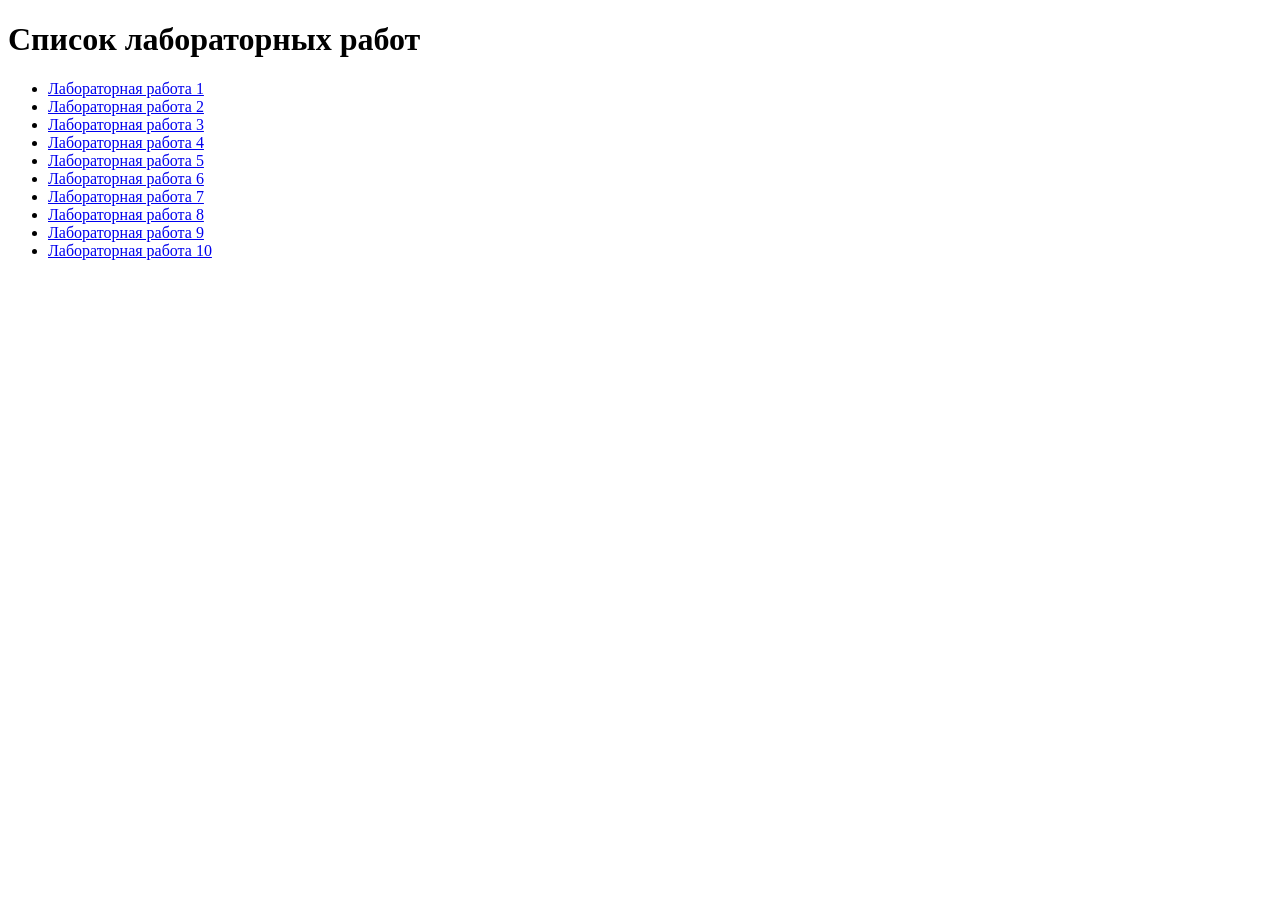
<file: index.html>
<!DOCTYPE html>
<html lang="ru">
<head>
    <meta charset="UTF-8">
    <title>Лабораторные работы</title>
</head>
<body>
    <h1>Список лабораторных работ</h1>
    <ul>
        <li><a href="lab1/index.html">Лабораторная работа 1</a></li>
        <li><a href="lab2/index.html">Лабораторная работа 2</a></li>
        <li><a href="lab3/index.html">Лабораторная работа 3</a></li>
        <li><a href="lab4/index.html">Лабораторная работа 4</a></li>
        <li><a href="lab5/index.html">Лабораторная работа 5</a></li>
        <li><a href="lab6/index.html">Лабораторная работа 6</a></li>
        <li><a href="lab7/index.html">Лабораторная работа 7</a></li>
        <li><a href="lab8/index.html">Лабораторная работа 8</a></li>
        <li><a href="lab9/index.html">Лабораторная работа 9</a></li>
        <li><a href="lab10/index.html">Лабораторная работа 10</a></li>
    </ul>
</body>
</html>
</file>
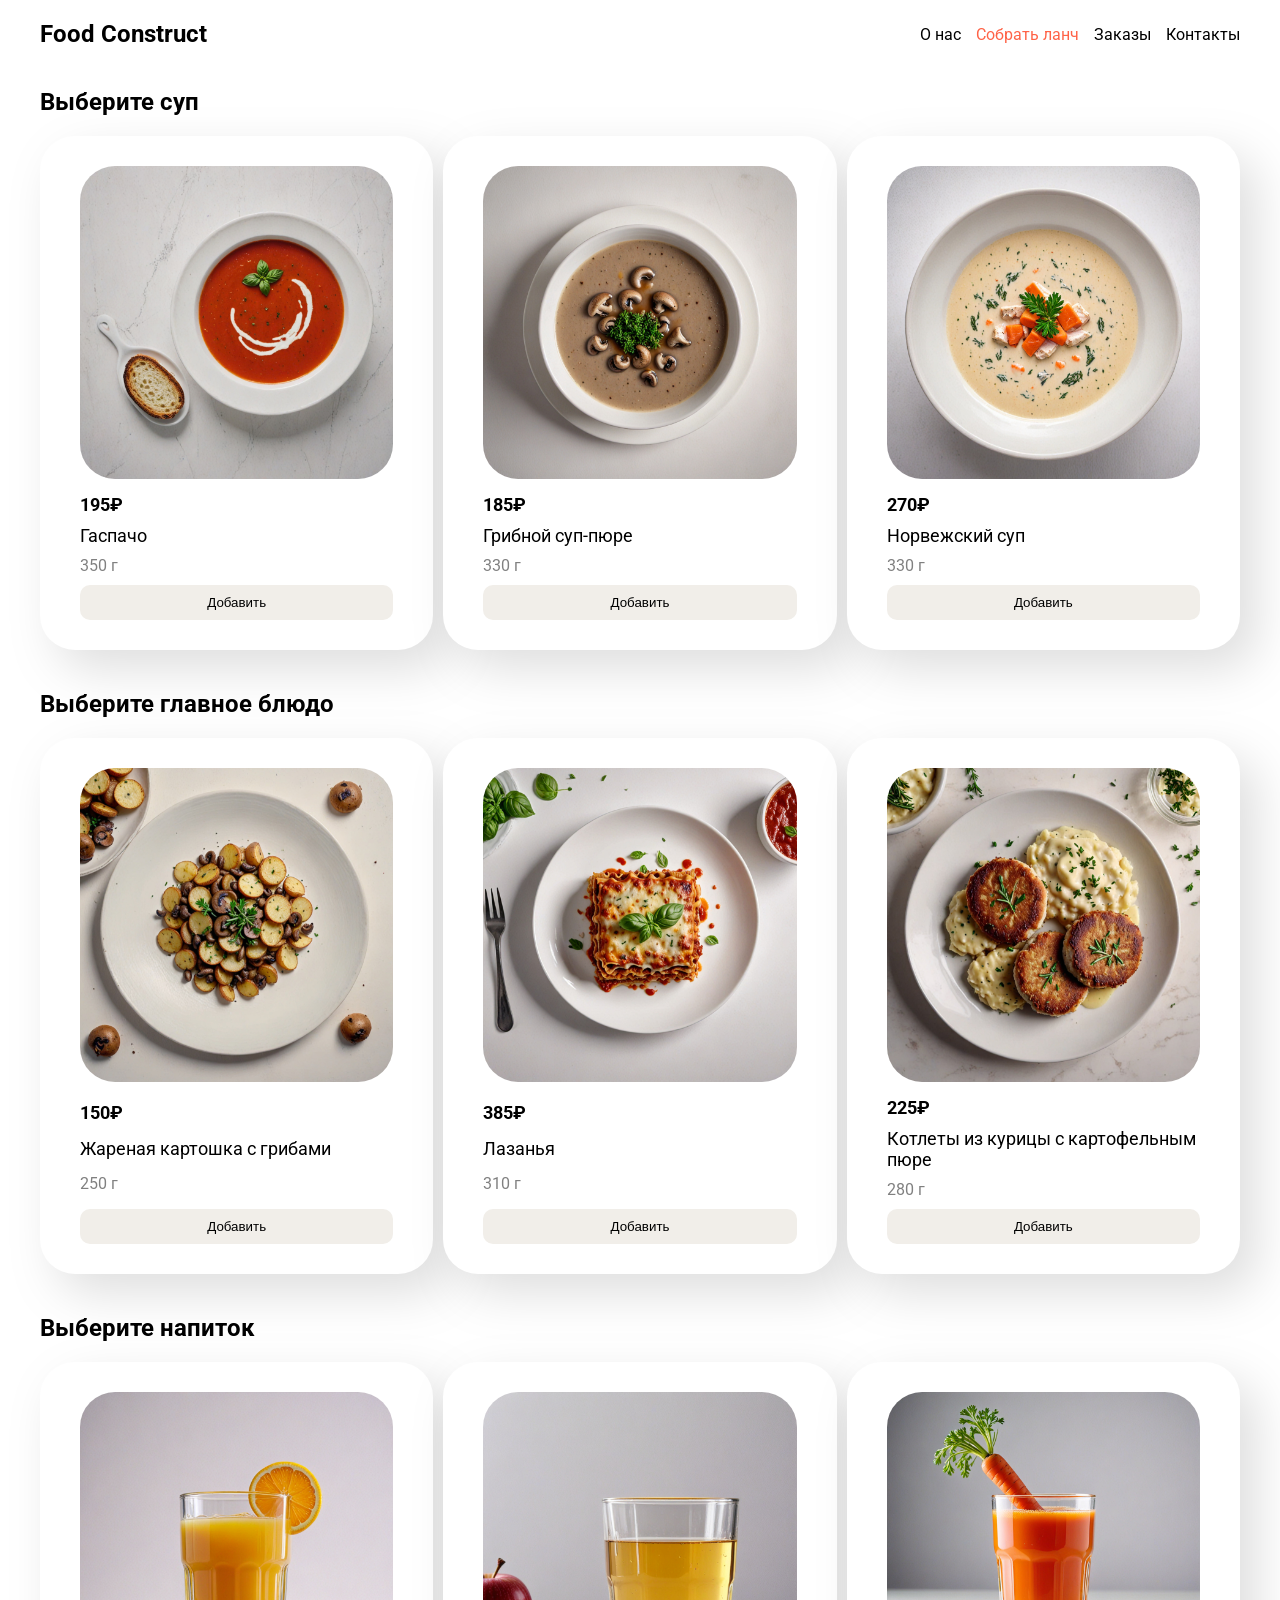
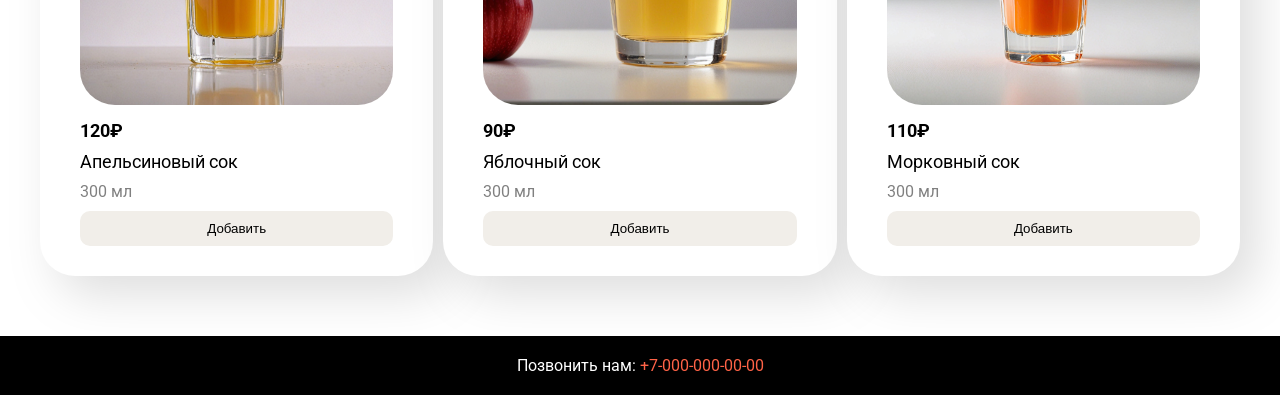
<file: lab2/index.html>
<!DOCTYPE html>
<html lang="ru">
<head>
  <meta charset="UTF-8">
  <meta name="viewport" content="width=device-width, initial-scale=1.0">
  <title>Food Construct | Собрать ланч</title>

  <!-- Подключаем шрифт -->
  <link href="https://fonts.googleapis.com/css2?family=Roboto:wght@400;500;700&display=swap" rel="stylesheet">

  <!-- Общие стили -->
  <link rel="stylesheet" href="style.css">
  <!-- Стили для страницы ланча -->
  <link rel="stylesheet" href="lunch.css">
</head>
<body>
  <header>
    <h1>Food Construct</h1>
 <nav>
  <a href="index.html">О нас</a>
  <a href="lunch.html" class="active">Собрать ланч</a>
  <a href="#">Заказы</a>
  <a href="#contacts">Контакты</a>
</nav>
  </header>

  <main>
    <!-- Супы -->
    <section>
      <h2>Выберите суп</h2>
      <div class="menu-grid">
        <div class="menu-item">
          <img src="gazpacho.jpg" alt="Гаспачо">
          <p class="price">195₽</p>
          <p class="name">Гаспачо</p>
          <p class="weight">350 г</p>
          <button>Добавить</button>
        </div>
        <div class="menu-item">
          <img src="mushroom_soup.jpg" alt="Грибной суп-пюре">
          <p class="price">185₽</p>
          <p class="name">Грибной суп-пюре</p>
          <p class="weight">330 г</p>
          <button>Добавить</button>
        </div>
        <div class="menu-item">
          <img src="norwegian_soup.jpg" alt="Норвежский суп">
          <p class="price">270₽</p>
          <p class="name">Норвежский суп</p>
          <p class="weight">330 г</p>
          <button>Добавить</button>
        </div>
      </div>
    </section>

    <section>
      <h2>Выберите главное блюдо</h2>
      <div class="menu-grid">
        <div class="menu-item">
          <img src="friedpotatoeswithmushrooms1.jpg" alt="Жареная картошка с грибами">
          <p class="price">150₽</p>
          <p class="name">Жареная картошка с грибами</p>
          <p class="weight">250 г</p>
          <button>Добавить</button>
        </div>
        <div class="menu-item">
          <img src="lasagna.jpg" alt="Лазанья">
          <p class="price">385₽</p>
          <p class="name">Лазанья</p>
          <p class="weight">310 г</p>
          <button>Добавить</button>
        </div>
        <div class="menu-item">
          <img src="chickencutletsandmashedpotatoes.jpg" alt="Котлеты из курицы с картофельным пюре">
          <p class="price">225₽</p>
          <p class="name">Котлеты из курицы с картофельным пюре</p>
          <p class="weight">280 г</p>
          <button>Добавить</button>
        </div>
      </div>
    </section>

    <!-- Напитки -->
    <section>
      <h2>Выберите напиток</h2>
      <div class="menu-grid">
        <div class="menu-item">
          <img src="orangejuice.jpg" alt="Апельсиновый сок">
          <p class="price">120₽</p>
          <p class="name">Апельсиновый сок</p>
          <p class="weight">300 мл</p>
          <button>Добавить</button>
        </div>
        <div class="menu-item">
          <img src="applejuice.jpg" alt="Яблочный сок">
          <p class="price">90₽</p>
          <p class="name">Яблочный сок</p>
          <p class="weight">300 мл</p>
          <button>Добавить</button>
        </div>
        <div class="menu-item">
          <img src="carrotjuice.jpg" alt="Морковный сок">
          <p class="price">110₽</p>
          <p class="name">Морковный сок</p>
          <p class="weight">300 мл</p>
          <button>Добавить</button>
        </div>
      </div>
    </section>
  </main>

<footer id="contacts">
  <p>Позвонить нам: <a href="tel:+70000000000">+7-000-000-00-00</a></p>
</footer>
</body>
</html>
</file>
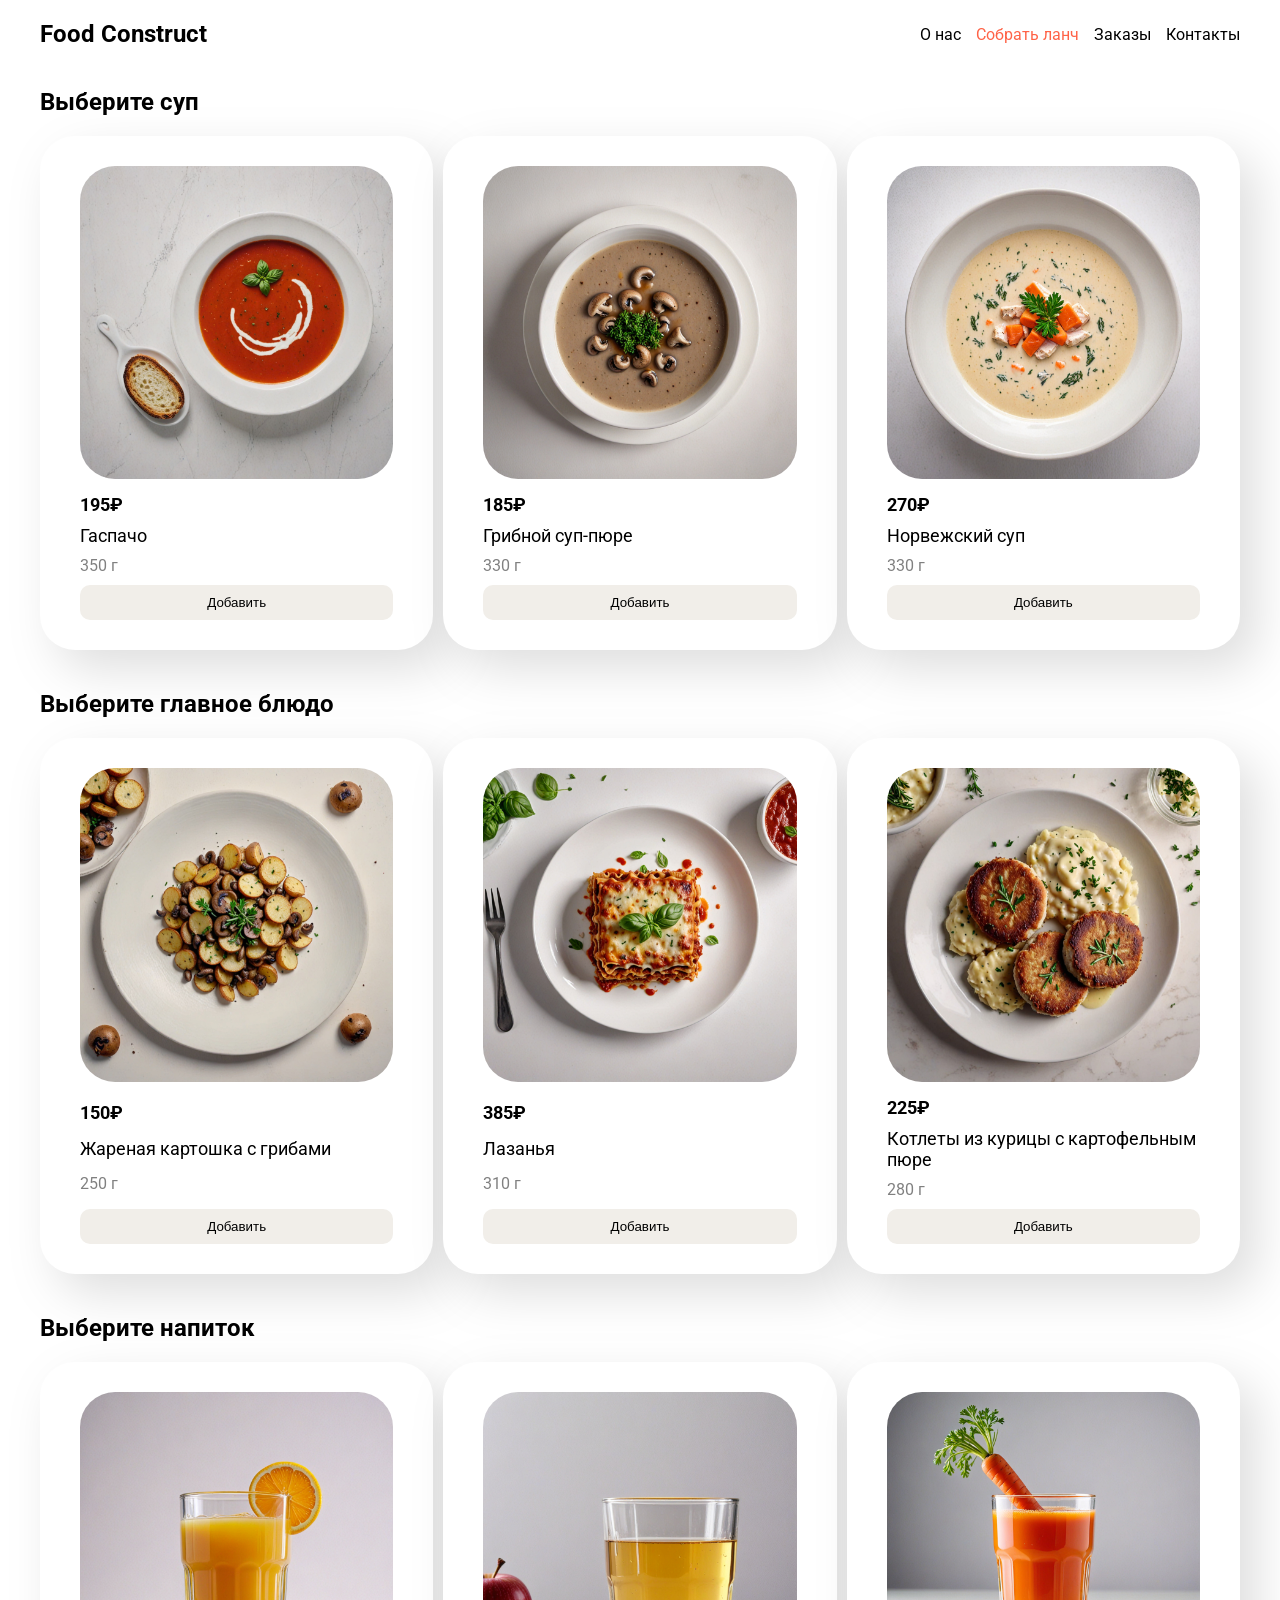
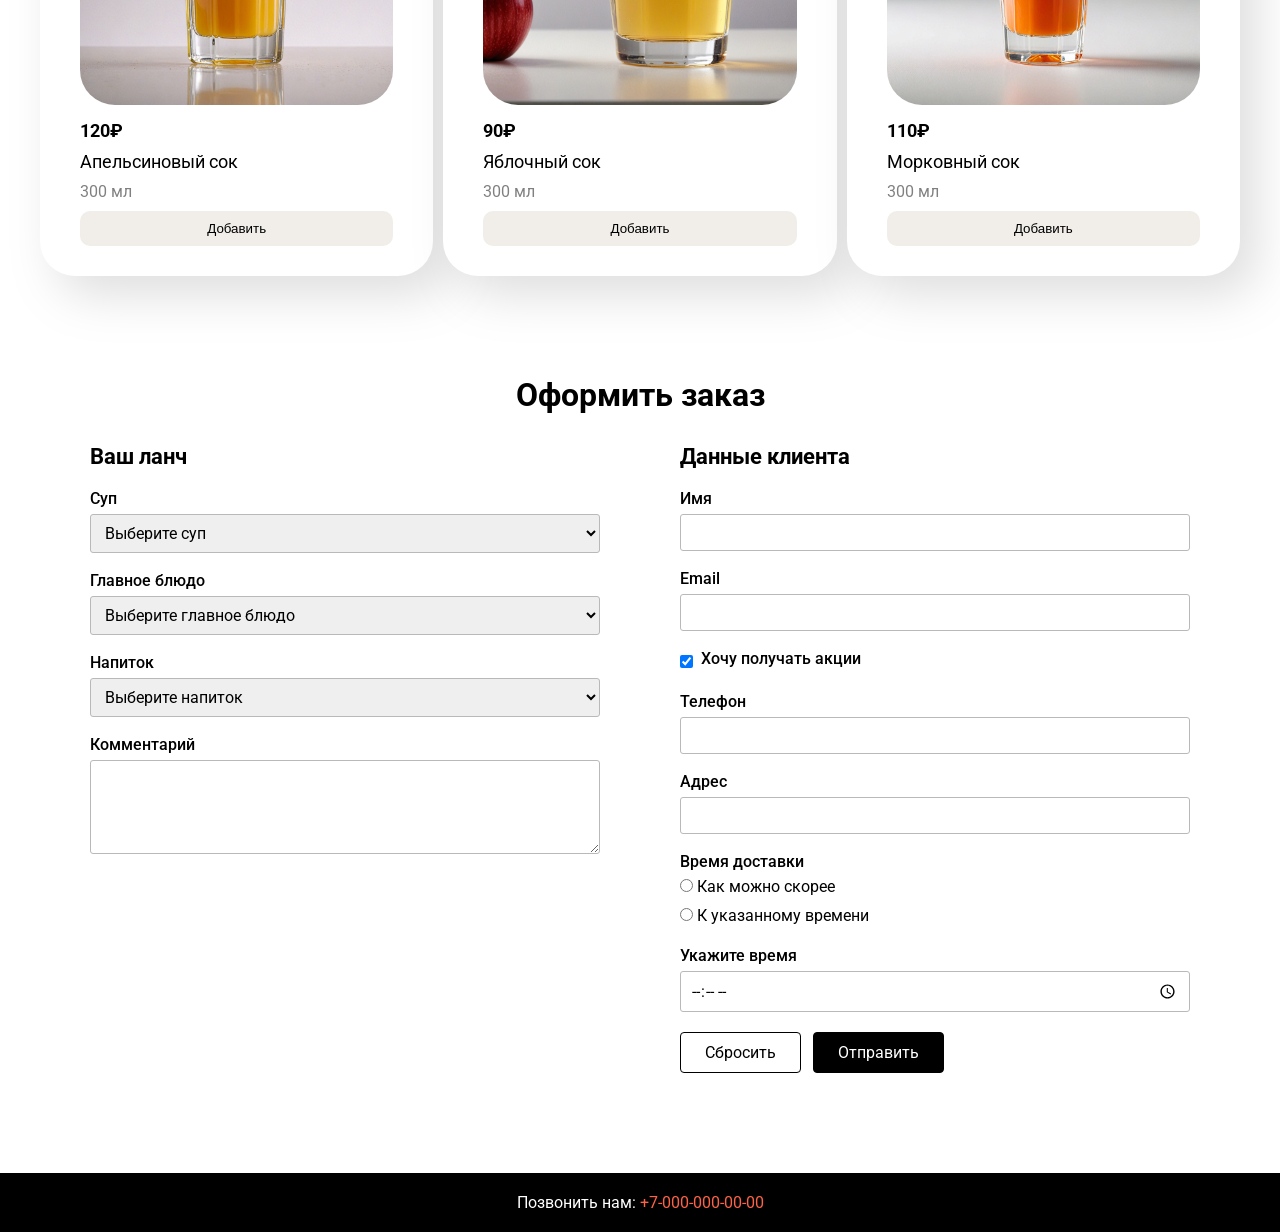
<file: lab3/index.html>
<!DOCTYPE html>
<html lang="ru">
<head>
  <meta charset="UTF-8">
  <meta name="viewport" content="width=device-width, initial-scale=1.0">
  <title>Food Construct | Собрать ланч</title>

  <link href="https://fonts.googleapis.com/css2?family=Roboto:wght@400;500;700&display=swap" rel="stylesheet">

  <link rel="stylesheet" href="style.css">
  <link rel="stylesheet" href="lunch.css">
</head>
<body>

<header>
  <h1>Food Construct</h1>
  <nav>
    <a href="index.html">О нас</a>
    <a href="lunch.html" class="active">Собрать ланч</a>
    <a href="#">Заказы</a>
    <a href="#contacts">Контакты</a>
  </nav>
</header>

<main>
  <section>
    <h2>Выберите суп</h2>
    <div class="menu-grid">
      <div class="menu-item">
        <img src="gazpacho.jpg" alt="Гаспачо">
        <p class="price">195₽</p>
        <p class="name">Гаспачо</p>
        <p class="weight">350 г</p>
        <button>Добавить</button>
      </div>

      <div class="menu-item">
        <img src="mushroom_soup.jpg" alt="Грибной суп-пюре">
        <p class="price">185₽</p>
        <p class="name">Грибной суп-пюре</p>
        <p class="weight">330 г</p>
        <button>Добавить</button>
      </div>

      <div class="menu-item">
        <img src="norwegian_soup.jpg" alt="Норвежский суп">
        <p class="price">270₽</p>
        <p class="name">Норвежский суп</p>
        <p class="weight">330 г</p>
        <button>Добавить</button>
      </div>
    </div>
  </section>

  <section>
    <h2>Выберите главное блюдо</h2>
    <div class="menu-grid">
      <div class="menu-item">
        <img src="friedpotatoeswithmushrooms1.jpg" alt="Жареная картошка с грибами">
        <p class="price">150₽</p>
        <p class="name">Жареная картошка с грибами</p>
        <p class="weight">250 г</p>
        <button>Добавить</button>
      </div>

      <div class="menu-item">
        <img src="lasagna.jpg" alt="Лазанья">
        <p class="price">385₽</p>
        <p class="name">Лазанья</p>
        <p class="weight">310 г</p>
        <button>Добавить</button>
      </div>

      <div class="menu-item">
        <img src="chickencutletsandmashedpotatoes.jpg" alt="Котлеты из курицы с картофельным пюре">
        <p class="price">225₽</p>
        <p class="name">Котлеты из курицы с картофельным пюре</p>
        <p class="weight">280 г</p>
        <button>Добавить</button>
      </div>
    </div>
  </section>

  <section>
    <h2>Выберите напиток</h2>
    <div class="menu-grid">
      <div class="menu-item">
        <img src="orangejuice.jpg" alt="Апельсиновый сок">
        <p class="price">120₽</p>
        <p class="name">Апельсиновый сок</p>
        <p class="weight">300 мл</p>
        <button>Добавить</button>
      </div>

      <div class="menu-item">
        <img src="applejuice.jpg" alt="Яблочный сок">
        <p class="price">90₽</p>
        <p class="name">Яблочный сок</p>
        <p class="weight">300 мл</p>
        <button>Добавить</button>
      </div>

      <div class="menu-item">
        <img src="carrotjuice.jpg" alt="Морковный сок">
        <p class="price">110₽</p>
        <p class="name">Морковный сок</p>
        <p class="weight">300 мл</p>
        <button>Добавить</button>
      </div>
    </div>
  </section>
</main>

<section class="order-form-section">
  <h2>Оформить заказ</h2>

  <form class="order-form" action="https://httpbin.org/post" method="post">
    <div class="order-form__column">
      <h3>Ваш ланч</h3>

      <div class="form-group">
        <label for="soup">Суп</label>
        <select id="soup" name="soup" required>
          <option value="">Выберите суп</option>
          <option value="gazpacho">Гаспачо</option>
          <option value="mushroom_soup">Грибной суп-пюре</option>
          <option value="norwegian_soup">Норвежский суп</option>
        </select>
      </div>

      <div class="form-group">
        <label for="main">Главное блюдо</label>
        <select id="main" name="main" required>
          <option value="">Выберите главное блюдо</option>
          <option value="fried_potatoes_with_mushrooms">Жареная картошка с грибами</option>
          <option value="lasagna">Лазанья</option>
          <option value="chicken_cutlets_mashed_potatoes">Котлеты из курицы с картофельным пюре</option>
        </select>
      </div>

      <div class="form-group">
        <label for="drink">Напиток</label>
        <select id="drink" name="drink" required>
          <option value="">Выберите напиток</option>
          <option value="orange_juice">Апельсиновый сок</option>
          <option value="apple_juice">Яблочный сок</option>
          <option value="carrot_juice">Морковный сок</option>
        </select>
      </div>

      <div class="form-group">
        <label for="comment">Комментарий</label>
        <textarea id="comment" name="comment" rows="4"></textarea>
      </div>
    </div>

    <div class="order-form__column">
      <h3>Данные клиента</h3>

      <div class="form-group">
        <label for="name">Имя</label>
        <input type="text" id="name" name="name" required>
      </div>

      <div class="form-group">
        <label for="email">Email</label>
        <input type="email" id="email" name="email" required>
      </div>

      <div class="form-group form-group--checkbox">
        <input type="checkbox" id="subscribe" name="subscribe" checked>
        <label for="subscribe">Хочу получать акции</label>
      </div>

      <div class="form-group">
        <label for="phone">Телефон</label>
        <input type="tel" id="phone" name="phone" required>
      </div>

      <div class="form-group">
        <label for="address">Адрес</label>
        <input type="text" id="address" name="address" required>
      </div>

      <fieldset class="form-group form-group--fieldset">
        <legend>Время доставки</legend>
        <div class="radio-group">
          <label><input type="radio" name="delivery_type" value="asap" required> Как можно скорее</label>
          <label><input type="radio" name="delivery_type" value="exact_time"> К указанному времени</label>
        </div>
      </fieldset>

      <div class="form-group">
        <label for="delivery_time">Укажите время</label>
        <input type="time" id="delivery_time" name="delivery_time" min="07:00" max="23:00" step="300">
      </div>

      <div class="form-actions">
        <button type="reset" class="btn btn-reset">Сбросить</button>
        <button type="submit" class="btn btn-submit">Отправить</button>
      </div>
    </div>
  </form>
</section>

<footer id="contacts">
  <p>Позвонить нам: <a href="tel:+70000000000">+7-000-000-00-00</a></p>
</footer>

</body>
</html>
</file>
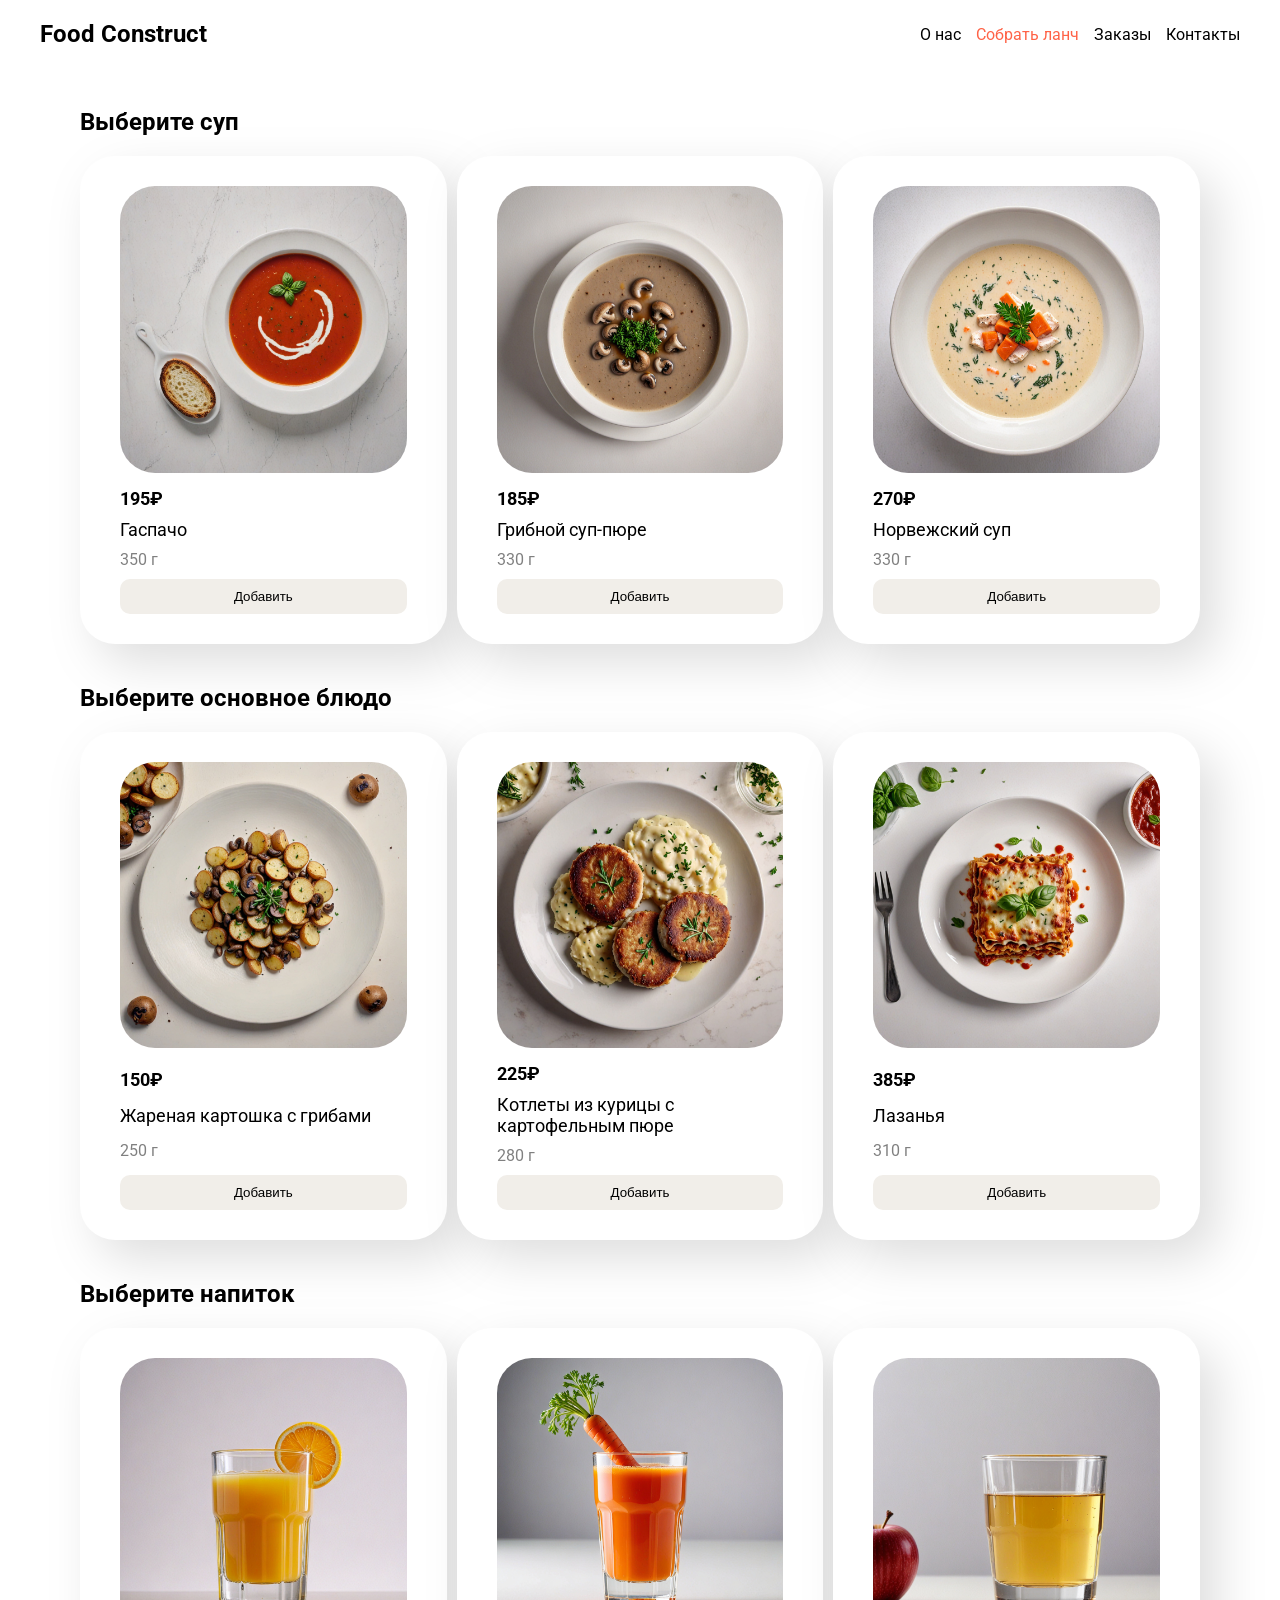
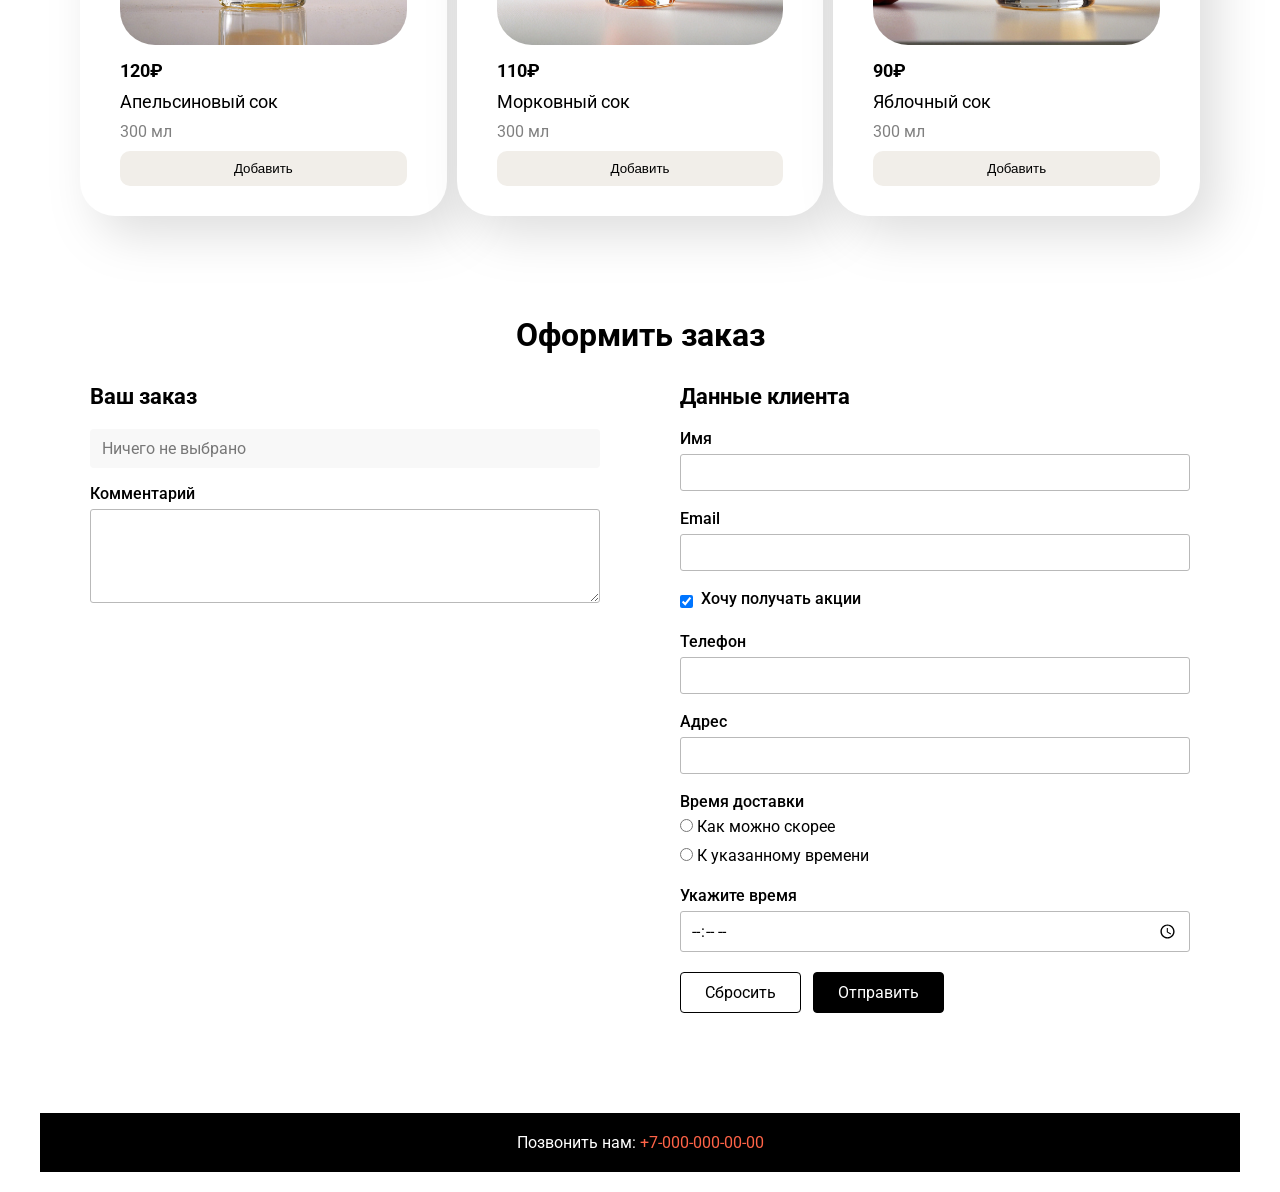
<file: lab4/index.html>
<!DOCTYPE html>
<html lang="ru">
<head>
  <meta charset="UTF-8">
  <meta name="viewport" content="width=device-width, initial-scale=1.0">
  <title>Food Construct | Собрать ланч</title>

  <link href="https://fonts.googleapis.com/css2?family=Roboto:wght@400;500;700&display=swap" rel="stylesheet">

  <link rel="stylesheet" href="style.css">
  <link rel="stylesheet" href="lunch.css">
</head>
<body>



<header>
  <h1>Food Construct</h1>
  <nav>
    <a href="index.html">О нас</a>
    <a href="lunch.html" class="active">Собрать ланч</a>
    <a href="#">Заказы</a>
    <a href="#contacts">Контакты</a>
  </nav>
</header>

<main>
 <main>
  <section>
    <h2>Выберите суп</h2>
    <div class="menu-grid" id="soups-grid"></div>
  </section>

  <section>
    <h2>Выберите основное блюдо</h2>
    <div class="menu-grid" id="mains-grid"></div>
  </section>

  <section>
    <h2>Выберите напиток</h2>
    <div class="menu-grid" id="drinks-grid"></div>
  </section>
</main>


<section class="order-form-section">
  <h2>Оформить заказ</h2>

  <form class="order-form" action="https://httpbin.org/post" method="post">
    <div class="order-form__column">
  <h3>Ваш заказ</h3>

  <!-- когда ничего не выбрано -->
  <div id="selected-empty" class="selected-empty">
    Ничего не выбрано
  </div>

  <!-- блок с категориями, скрыт пока ничего не выбрано -->
  <div id="selected-categories" class="selected-categories hidden">
    <div class="selected-category" data-category="soup">
      <h4>Суп</h4>
      <p class="selected-text">Блюдо не выбрано</p>
    </div>

    <div class="selected-category" data-category="main">
      <h4>Основное блюдо</h4>
      <p class="selected-text">Блюдо не выбрано</p>
    </div>

    <div class="selected-category" data-category="drink">
      <h4>Напиток</h4>
      <p class="selected-text">Напиток не выбран</p>
    </div>
  </div>

  <!-- блок с итоговой стоимостью -->
  <div id="order-summary" class="order-summary hidden">
    <h4>Стоимость заказа</h4>
    <p><span id="order-total">0</span> ₽</p>
  </div>

  <!-- комментарий к заказу оставляем как был -->
  <div class="form-group">
    <label for="comment">Комментарий</label>
    <textarea id="comment" name="comment" rows="4"></textarea>
  </div>

  <!-- скрытые поля, которые уйдут на сервер (keyword’ы) -->
  <input type="hidden" name="soup" id="soup-input">
  <input type="hidden" name="main" id="main-input">
  <input type="hidden" name="drink" id="drink-input">
</div>

    <div class="order-form__column">
      <h3>Данные клиента</h3>

      <div class="form-group">
        <label for="name">Имя</label>
        <input type="text" id="name" name="name" required>
      </div>

      <div class="form-group">
        <label for="email">Email</label>
        <input type="email" id="email" name="email" required>
      </div>

      <div class="form-group form-group--checkbox">
        <input type="checkbox" id="subscribe" name="subscribe" checked>
        <label for="subscribe">Хочу получать акции</label>
      </div>

      <div class="form-group">
        <label for="phone">Телефон</label>
        <input type="tel" id="phone" name="phone" required>
      </div>

      <div class="form-group">
        <label for="address">Адрес</label>
        <input type="text" id="address" name="address" required>
      </div>

      <fieldset class="form-group form-group--fieldset">
        <legend>Время доставки</legend>
        <div class="radio-group">
          <label><input type="radio" name="delivery_type" value="asap" required> Как можно скорее</label>
          <label><input type="radio" name="delivery_type" value="exact_time"> К указанному времени</label>
        </div>
      </fieldset>

      <div class="form-group">
        <label for="delivery_time">Укажите время</label>
        <input type="time" id="delivery_time" name="delivery_time" min="07:00" max="23:00" step="300">
      </div>

      <div class="form-actions">
        <button type="reset" class="btn btn-reset">Сбросить</button>
        <button type="submit" class="btn btn-submit">Отправить</button>
      </div>
    </div>
  </form>
</section>

<footer id="contacts">
  <p>Позвонить нам: <a href="tel:+70000000000">+7-000-000-00-00</a></p>
</footer>
<script src="dishes.js"></script>
<script src="main.js"></script>
</body>
</html>
</file>
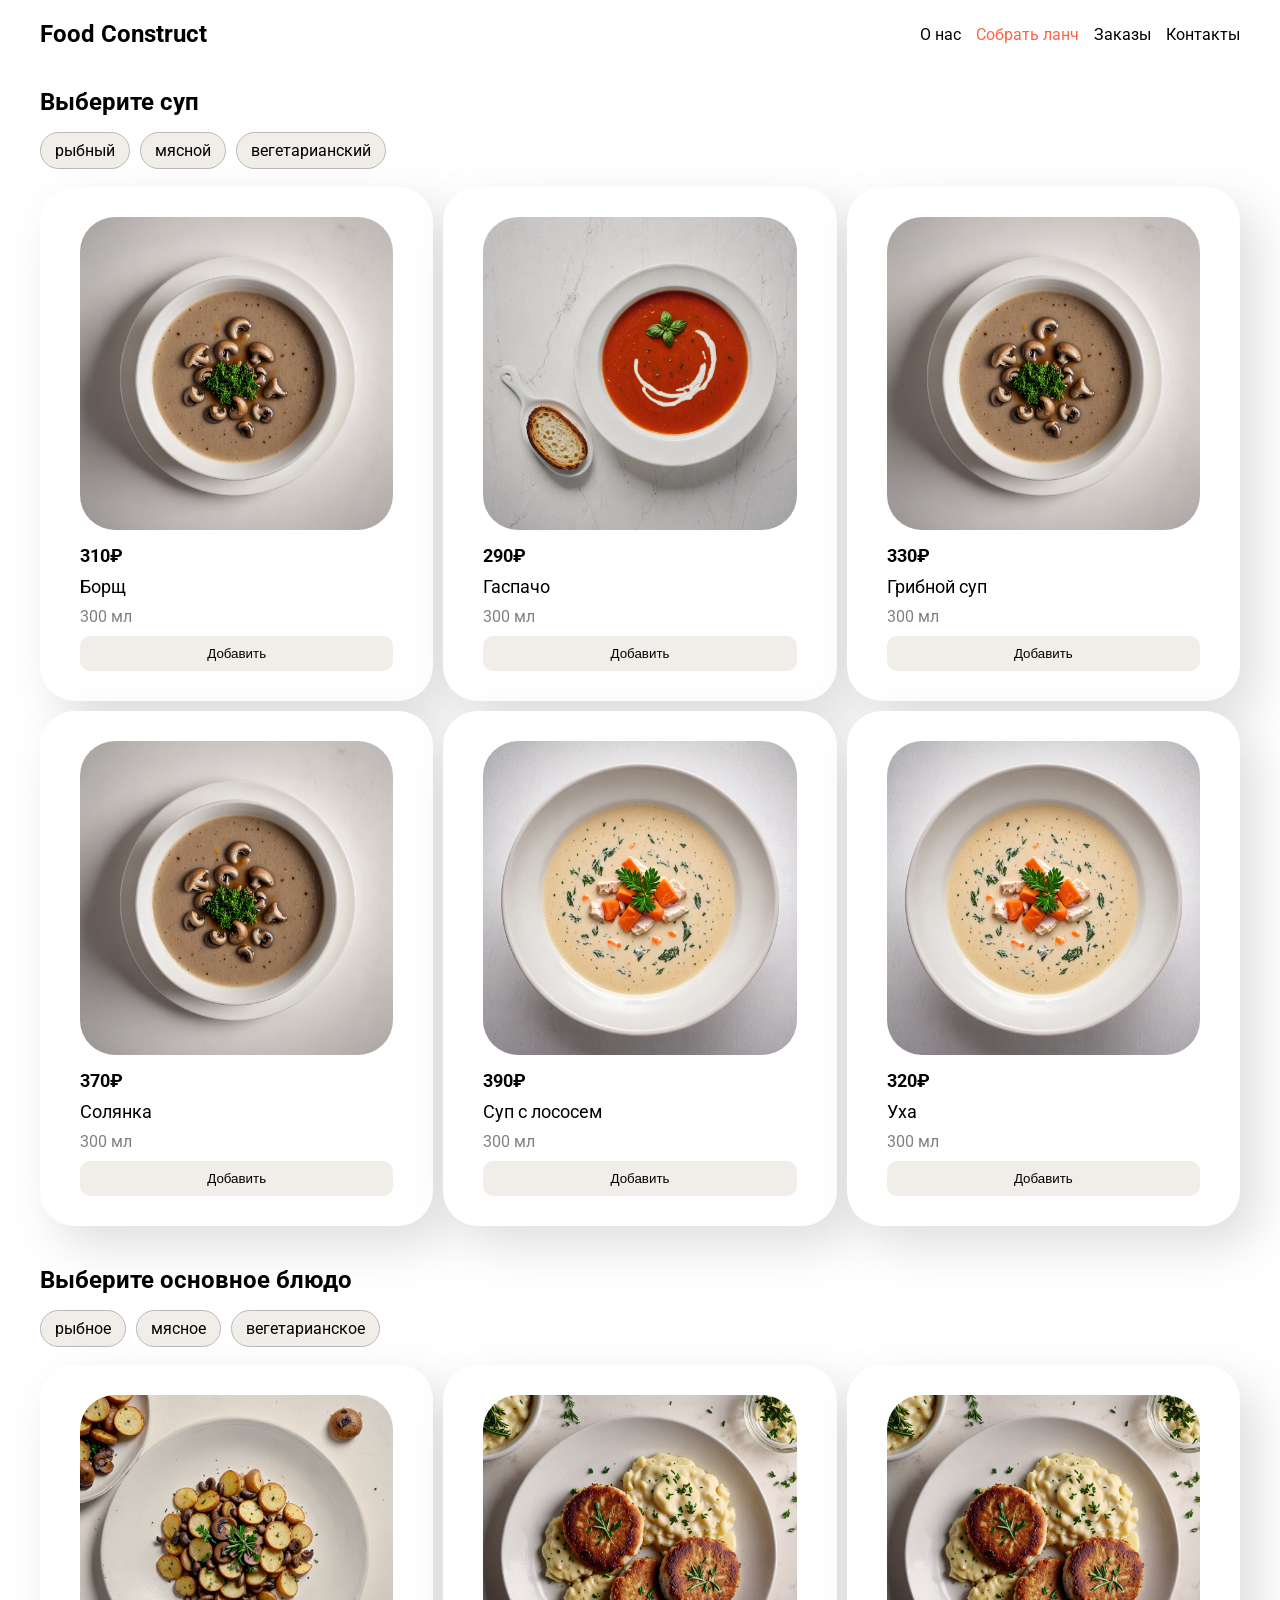
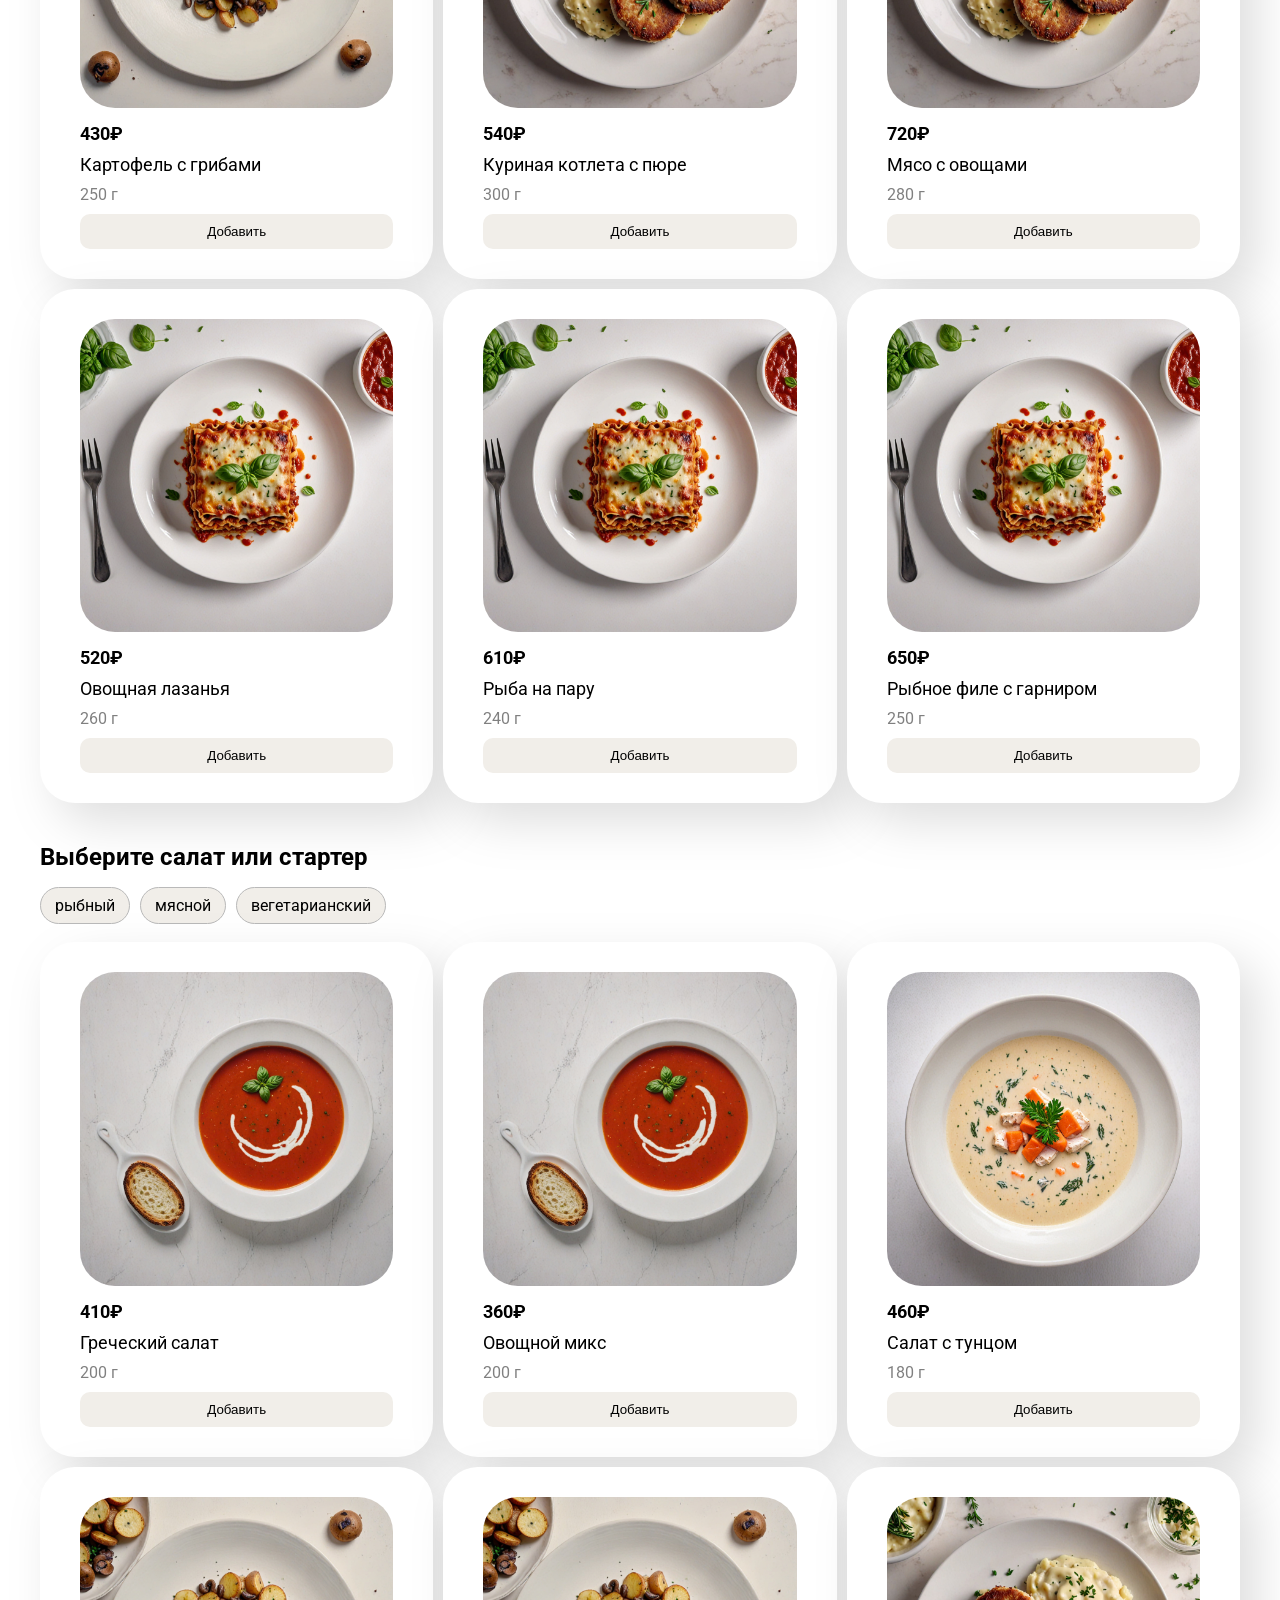
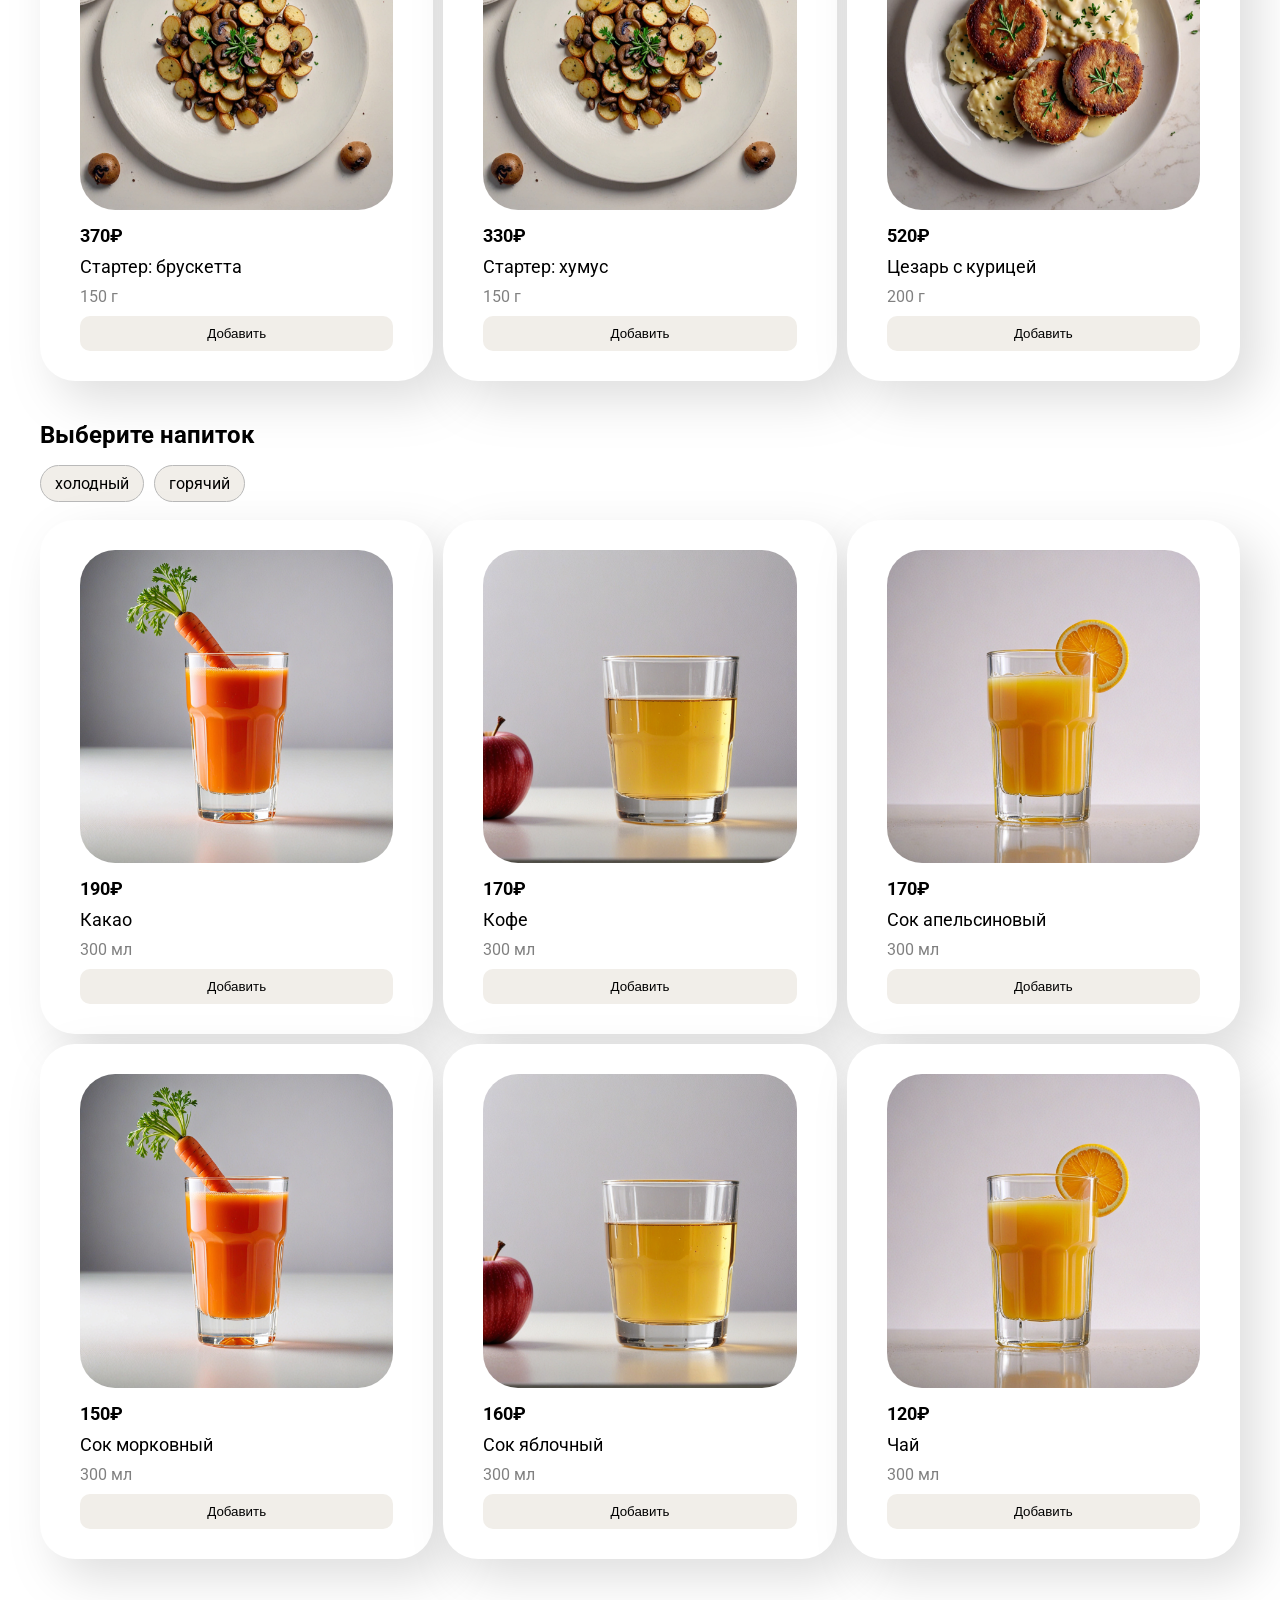
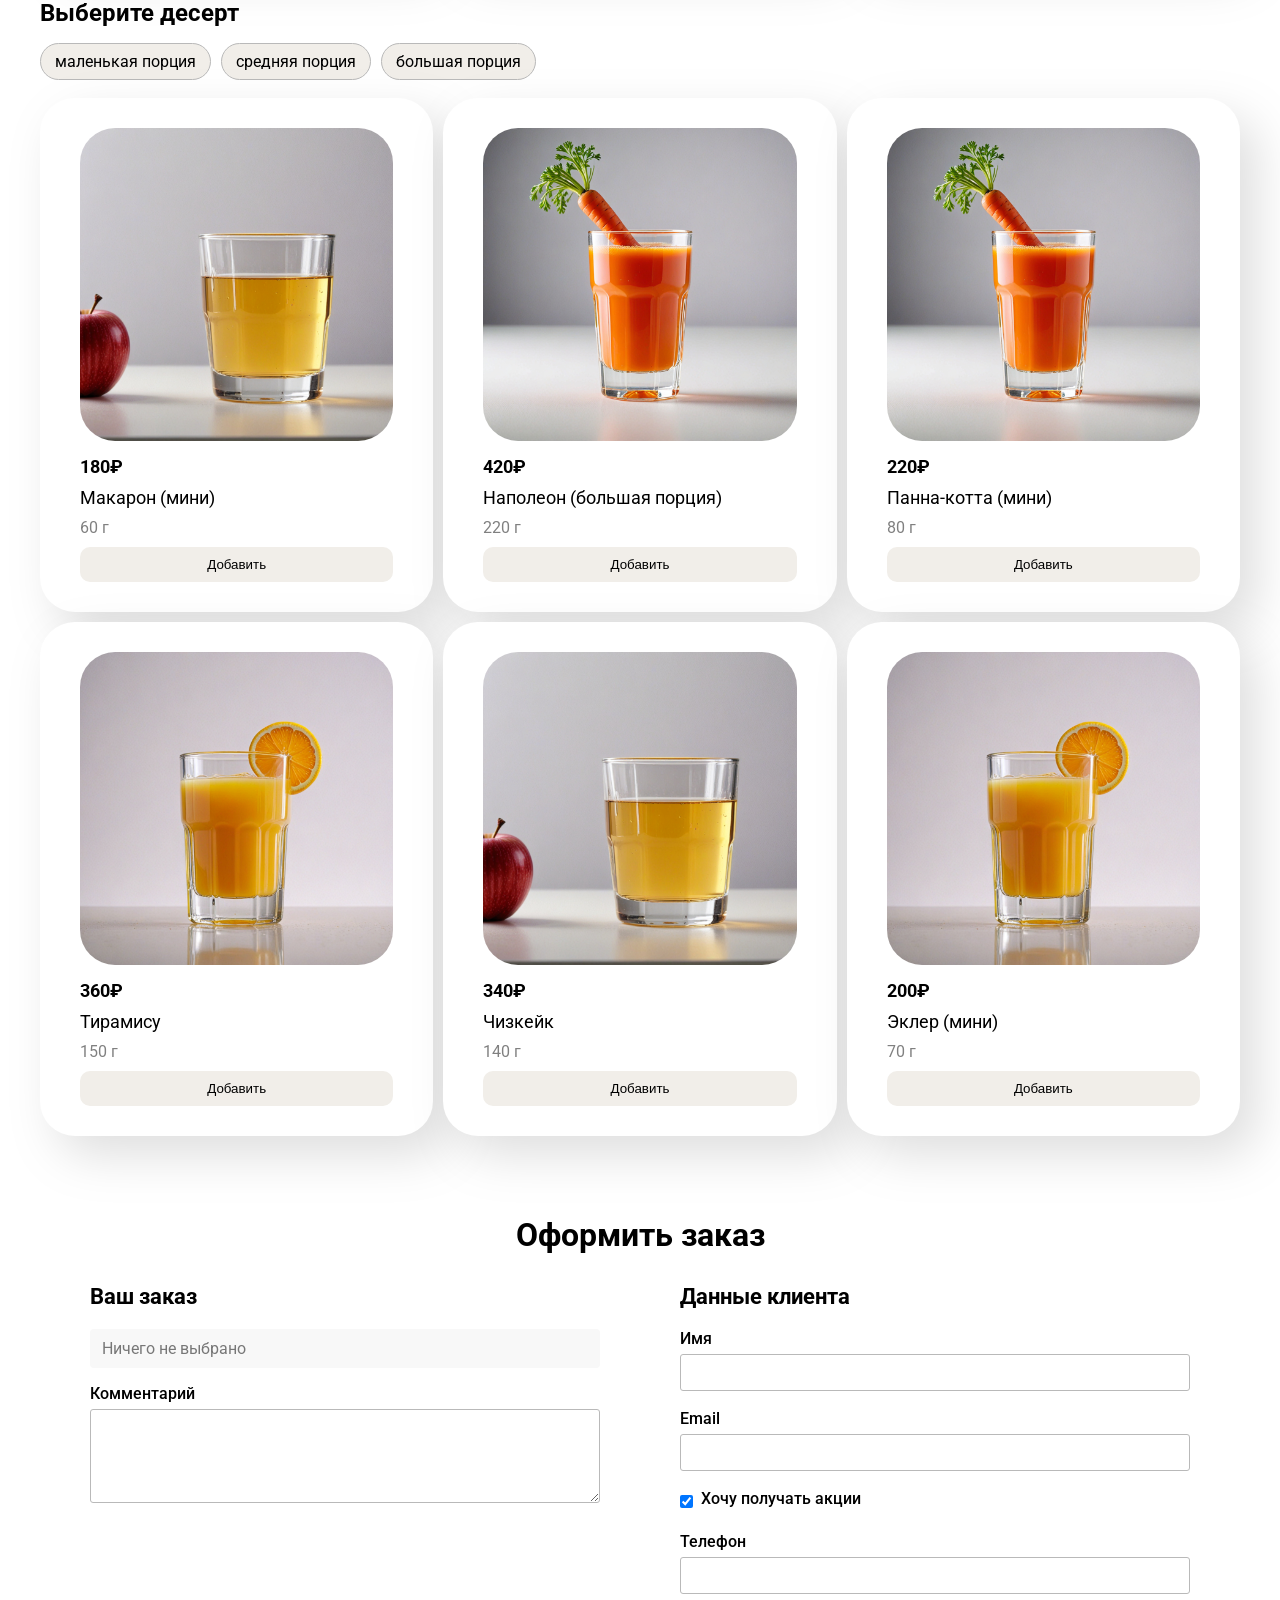
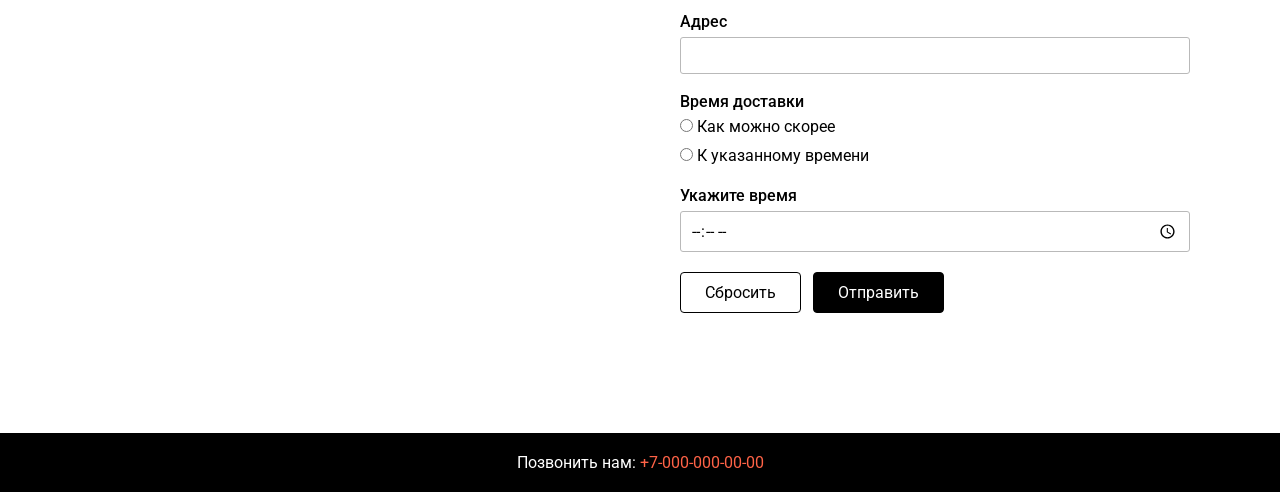
<file: lab5/index.html>
<!DOCTYPE html>
<html lang="ru">
<head>
  <meta charset="UTF-8" />
  <meta name="viewport" content="width=device-width, initial-scale=1.0" />
  <title>Food Construct | Собрать ланч</title>

  <link href="https://fonts.googleapis.com/css2?family=Roboto:wght@400;500;700&display=swap" rel="stylesheet">

  <link rel="stylesheet" href="style.css">
  <link rel="stylesheet" href="lunch.css">
</head>
<body>

<header>
  <h1>Food Construct</h1>
  <nav>
    <a href="../index.html">О нас</a>
    <a href="index.html" class="active">Собрать ланч</a>
    <a href="#">Заказы</a>
    <a href="#contacts">Контакты</a>
  </nav>
</header>

<main>
  <section>
    <h2>Выберите суп</h2>
    <div class="filters" data-filters-for="soup">
      <button type="button" class="filter-btn" data-kind="fish">рыбный</button>
      <button type="button" class="filter-btn" data-kind="meat">мясной</button>
      <button type="button" class="filter-btn" data-kind="veg">вегетарианский</button>
    </div>
    <div class="menu-grid" id="soups-grid"></div>
  </section>

  <section>
    <h2>Выберите основное блюдо</h2>
    <div class="filters" data-filters-for="main">
      <button type="button" class="filter-btn" data-kind="fish">рыбное</button>
      <button type="button" class="filter-btn" data-kind="meat">мясное</button>
      <button type="button" class="filter-btn" data-kind="veg">вегетарианское</button>
    </div>
    <div class="menu-grid" id="mains-grid"></div>
  </section>

  <section>
    <h2>Выберите салат или стартер</h2>
    <div class="filters" data-filters-for="salad">
      <button type="button" class="filter-btn" data-kind="fish">рыбный</button>
      <button type="button" class="filter-btn" data-kind="meat">мясной</button>
      <button type="button" class="filter-btn" data-kind="veg">вегетарианский</button>
    </div>
    <div class="menu-grid" id="salads-grid"></div>
  </section>

  <section>
    <h2>Выберите напиток</h2>
    <div class="filters" data-filters-for="drink">
      <button type="button" class="filter-btn" data-kind="cold">холодный</button>
      <button type="button" class="filter-btn" data-kind="hot">горячий</button>
    </div>
    <div class="menu-grid" id="drinks-grid"></div>
  </section>

  <section>
    <h2>Выберите десерт</h2>
    <div class="filters" data-filters-for="dessert">
      <button type="button" class="filter-btn" data-kind="small">маленькая порция</button>
      <button type="button" class="filter-btn" data-kind="medium">средняя порция</button>
      <button type="button" class="filter-btn" data-kind="big">большая порция</button>
    </div>
    <div class="menu-grid" id="desserts-grid"></div>
  </section>

  <section class="order-form-section">
    <h2>Оформить заказ</h2>

    <form class="order-form" action="https://httpbin.org/post" method="post">
      <div class="order-form__column">
        <h3>Ваш заказ</h3>

        <div id="selected-empty" class="selected-empty">
          Ничего не выбрано
        </div>

        <div id="selected-categories" class="selected-categories hidden">
          <div class="selected-category" data-category="soup">
            <h4>Суп</h4>
            <p class="selected-text">Блюдо не выбрано</p>
          </div>

          <div class="selected-category" data-category="main">
            <h4>Основное блюдо</h4>
            <p class="selected-text">Блюдо не выбрано</p>
          </div>

          <div class="selected-category" data-category="salad">
            <h4>Салат/стартер</h4>
            <p class="selected-text">Блюдо не выбрано</p>
          </div>

          <div class="selected-category" data-category="drink">
            <h4>Напиток</h4>
            <p class="selected-text">Напиток не выбран</p>
          </div>

          <div class="selected-category" data-category="dessert">
            <h4>Десерт</h4>
            <p class="selected-text">Блюдо не выбрано</p>
          </div>
        </div>

        <div id="order-summary" class="order-summary hidden">
          <h4>Стоимость заказа</h4>
          <p><span id="order-total">0</span> ₽</p>
        </div>

        <div class="form-group">
          <label for="comment">Комментарий</label>
          <textarea id="comment" name="comment" rows="4"></textarea>
        </div>

        <input type="hidden" name="soup" id="soup-input">
        <input type="hidden" name="main" id="main-input">
        <input type="hidden" name="salad" id="salad-input">
        <input type="hidden" name="drink" id="drink-input">
        <input type="hidden" name="dessert" id="dessert-input">
      </div>

      <div class="order-form__column">
        <h3>Данные клиента</h3>

        <div class="form-group">
          <label for="name">Имя</label>
          <input type="text" id="name" name="name" required>
        </div>

        <div class="form-group">
          <label for="email">Email</label>
          <input type="email" id="email" name="email" required>
        </div>

        <div class="form-group form-group--checkbox">
          <input type="checkbox" id="subscribe" name="subscribe" checked>
          <label for="subscribe">Хочу получать акции</label>
        </div>

        <div class="form-group">
          <label for="phone">Телефон</label>
          <input type="tel" id="phone" name="phone" required>
        </div>

        <div class="form-group">
          <label for="address">Адрес</label>
          <input type="text" id="address" name="address" required>
        </div>

        <fieldset class="form-group form-group--fieldset">
          <legend>Время доставки</legend>
          <div class="radio-group">
            <label><input type="radio" name="delivery_type" value="asap" required> Как можно скорее</label>
            <label><input type="radio" name="delivery_type" value="exact_time"> К указанному времени</label>
          </div>
        </fieldset>

        <div class="form-group">
          <label for="delivery_time">Укажите время</label>
          <input type="time" id="delivery_time" name="delivery_time" min="07:00" max="23:00" step="300">
        </div>

        <div class="form-actions">
          <button type="reset" class="btn btn-reset">Сбросить</button>
          <button type="submit" class="btn btn-submit">Отправить</button>
        </div>
      </div>
    </form>
  </section>
</main>

<footer id="contacts">
  <p>Позвонить нам: <a href="tel:+70000000000">+7-000-000-00-00</a></p>
</footer>

<script src="dishes.js"></script>
<script src="main.js"></script>
</body>
</html>
</file>
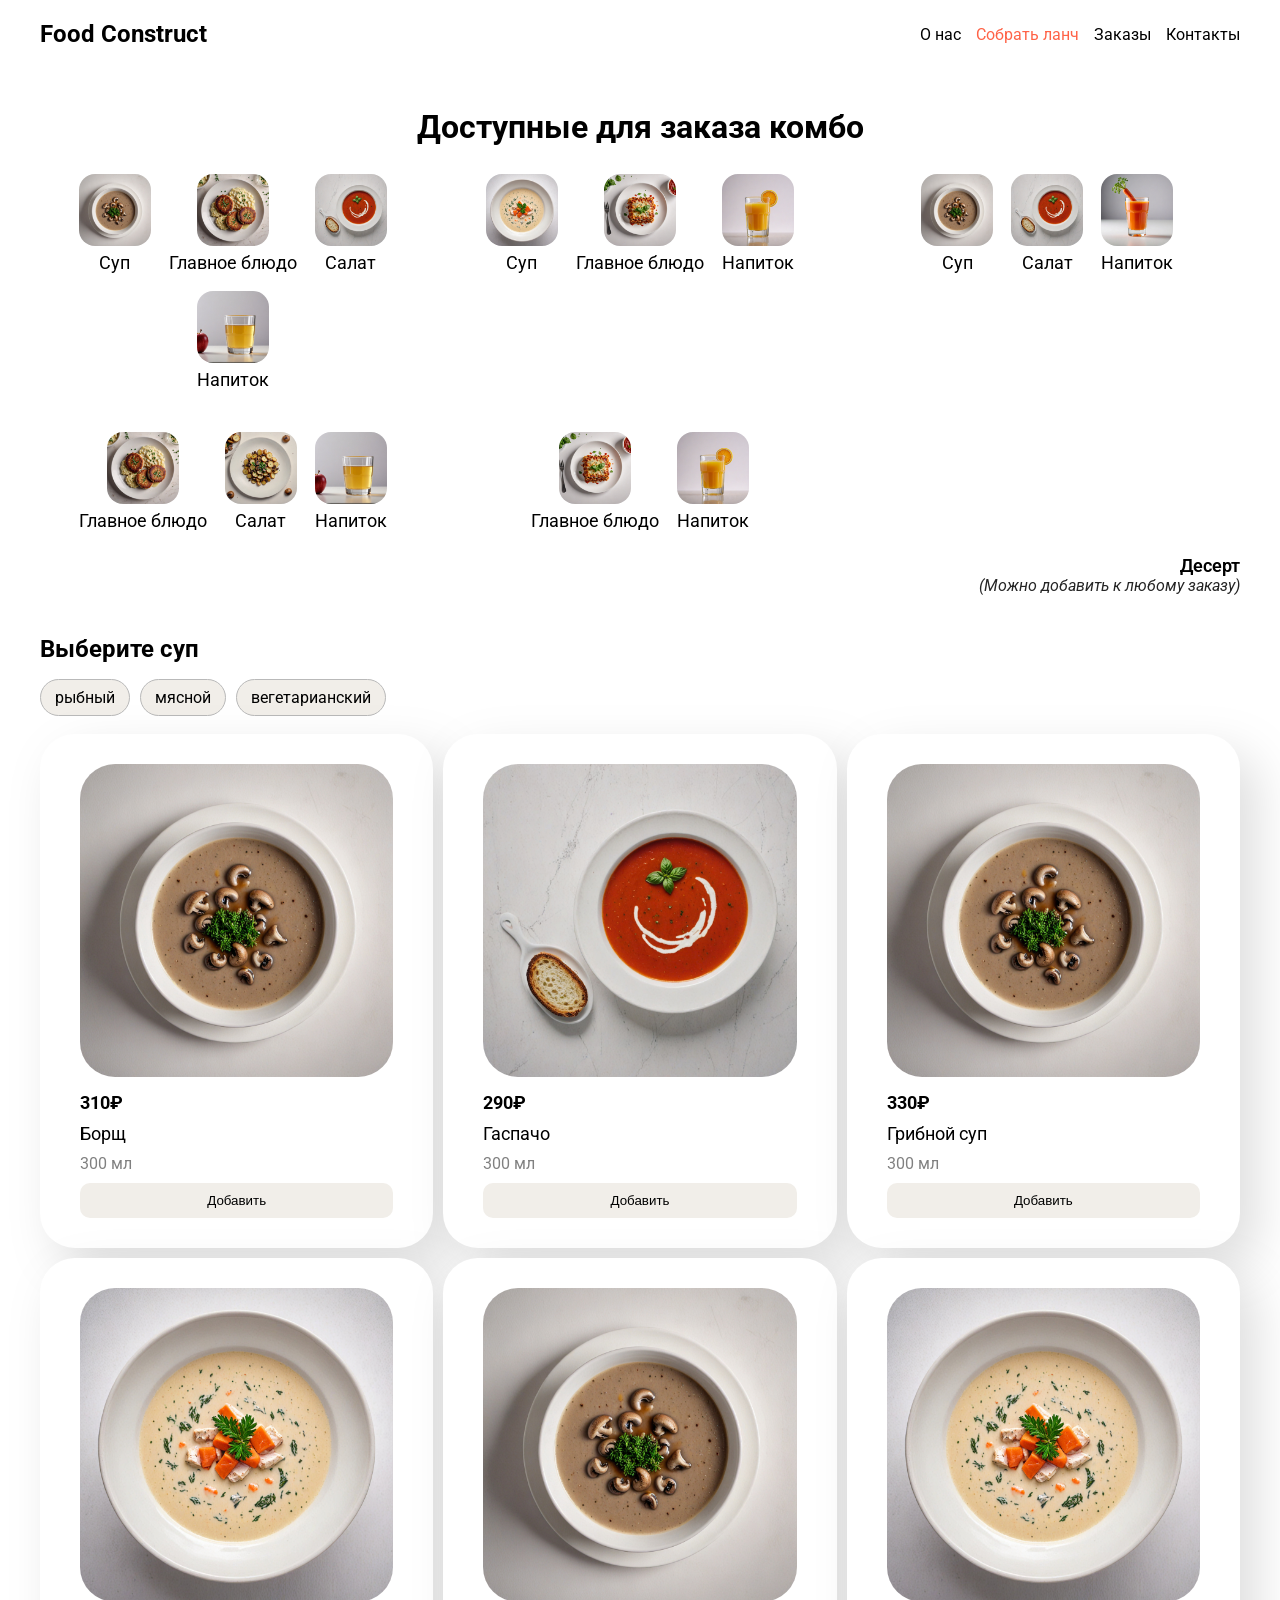
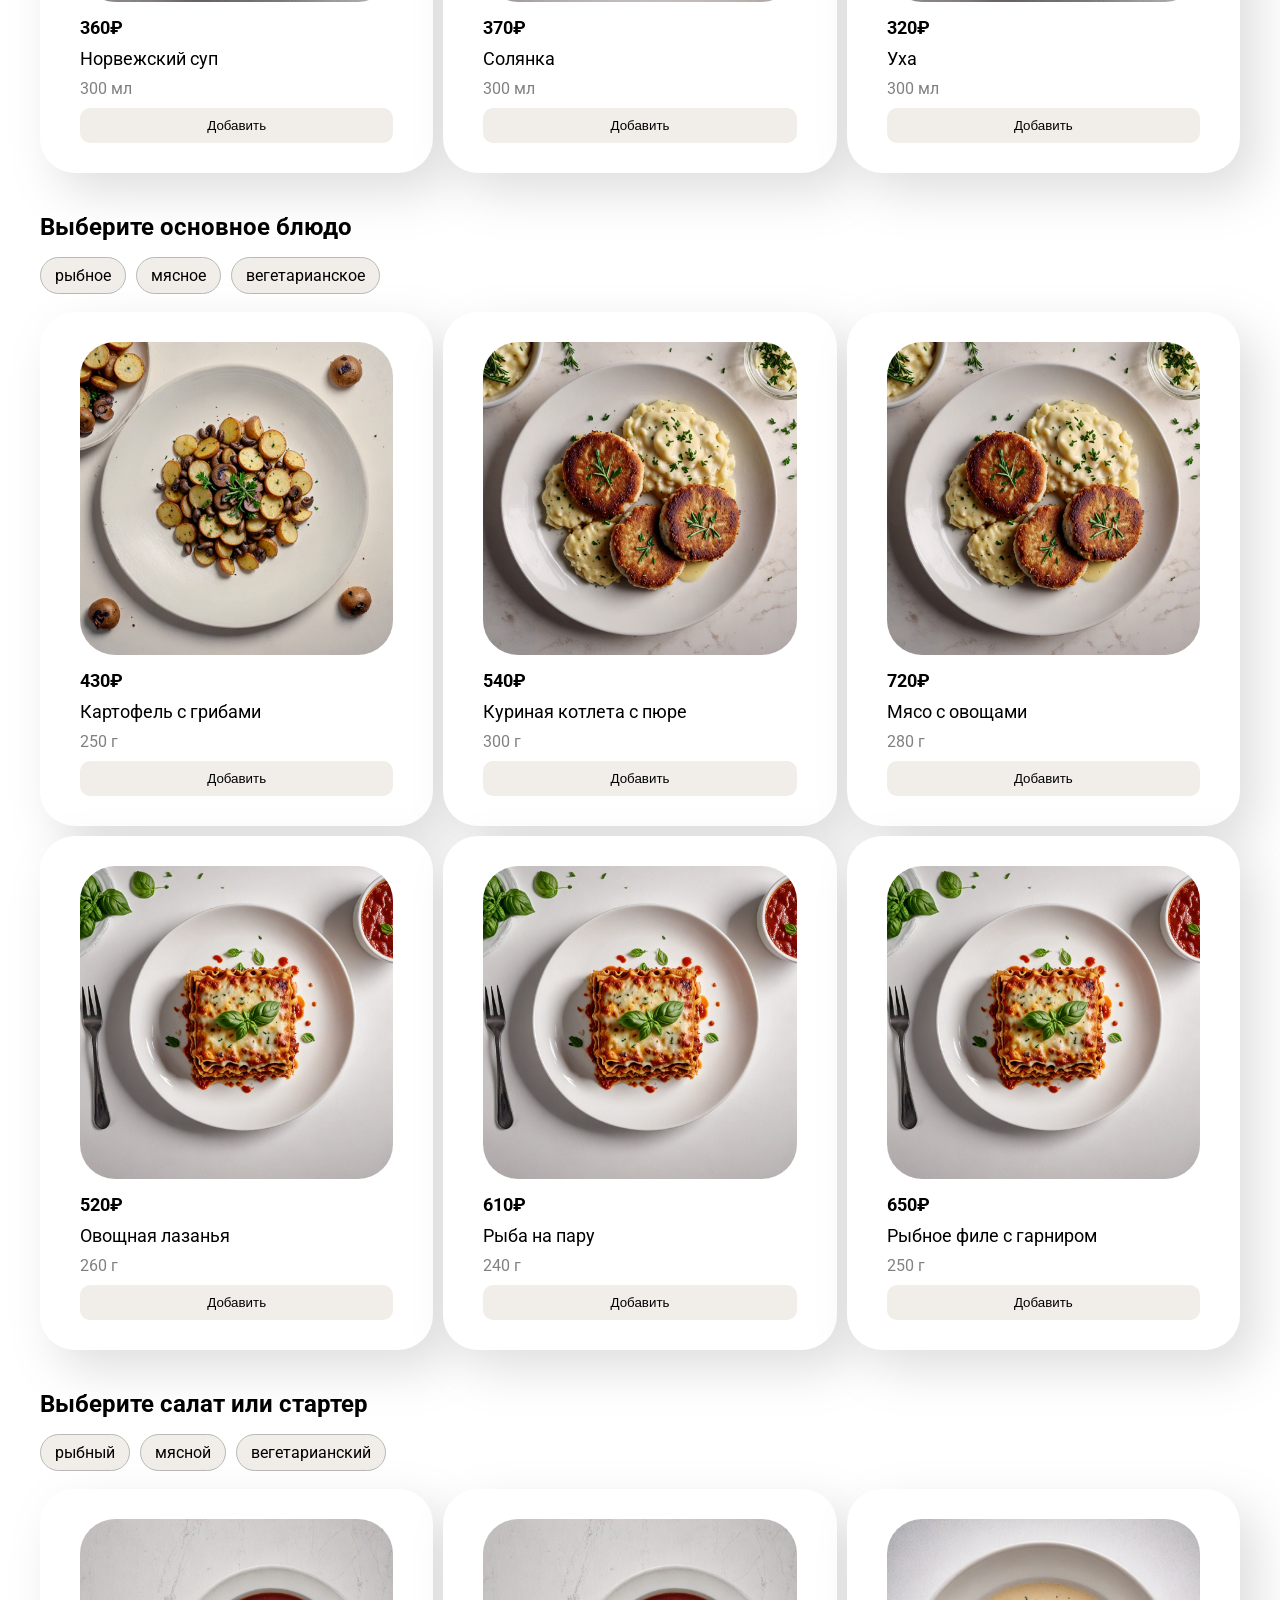
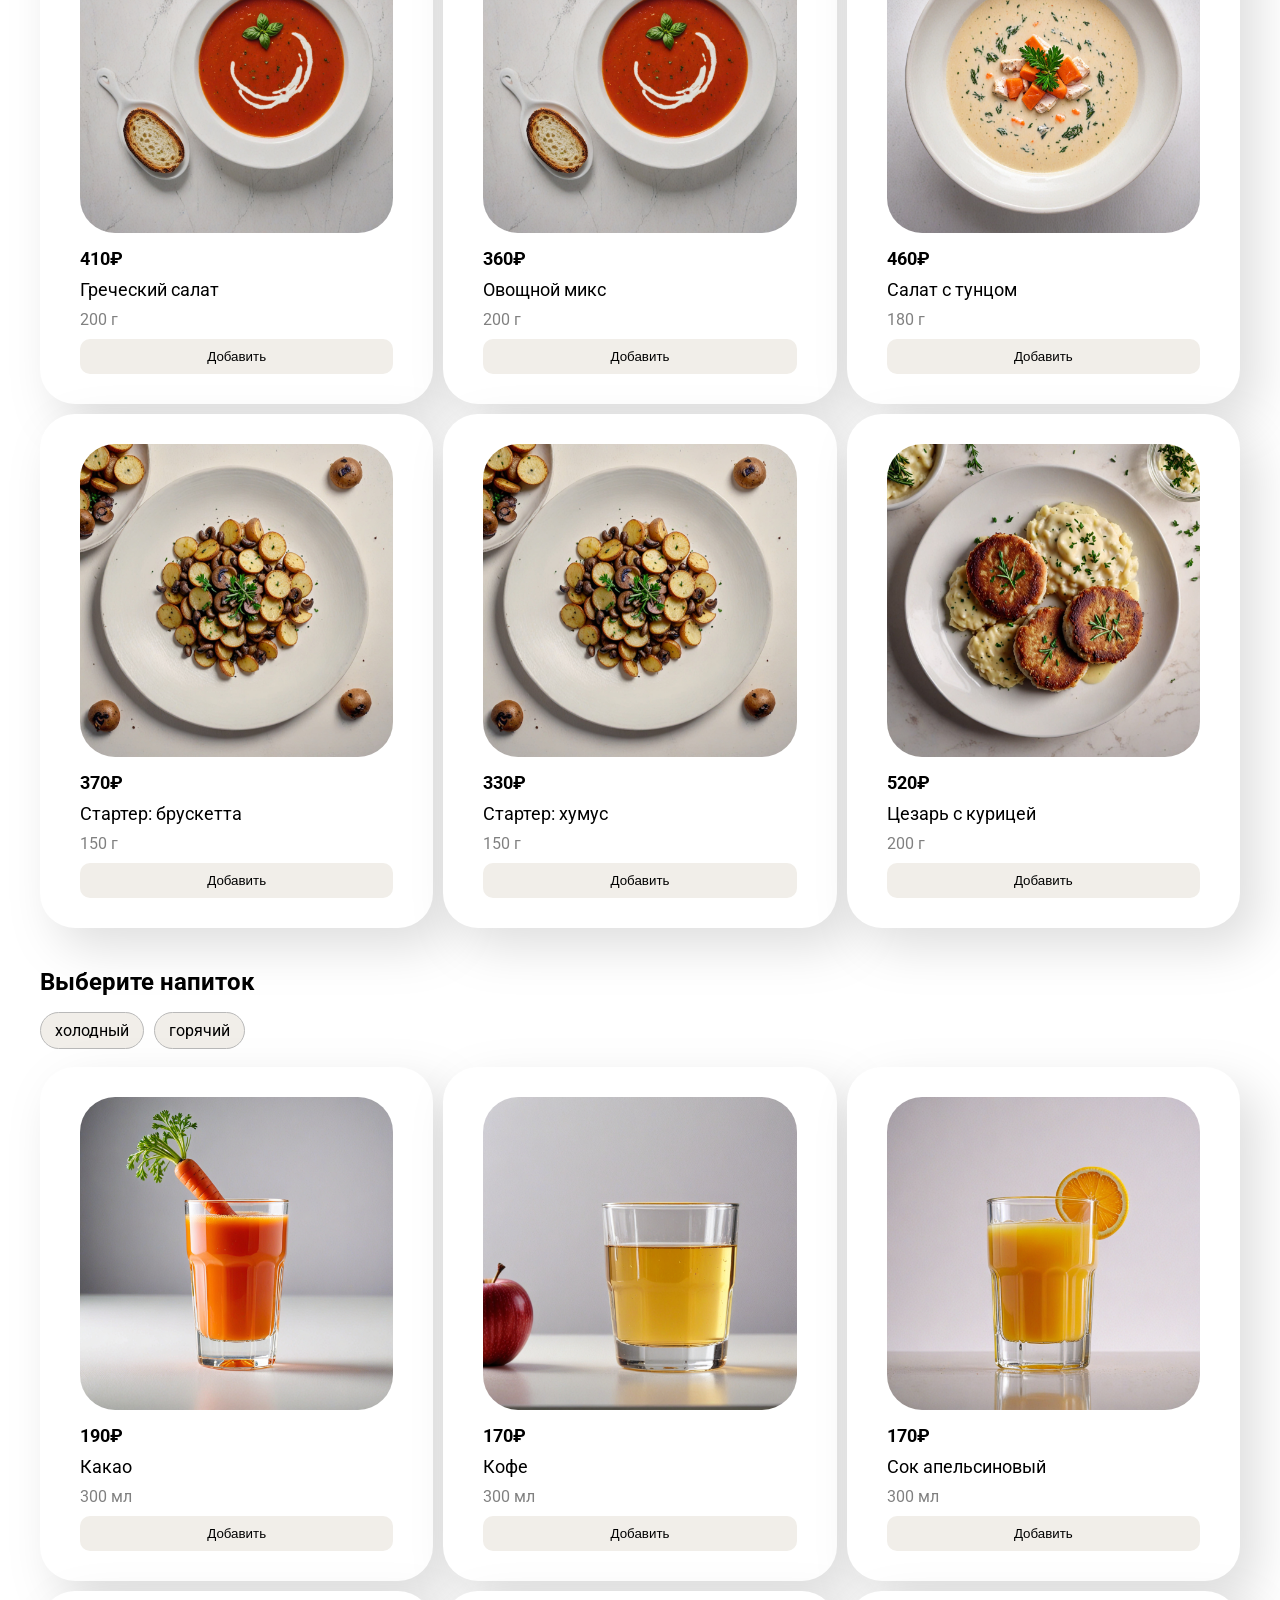
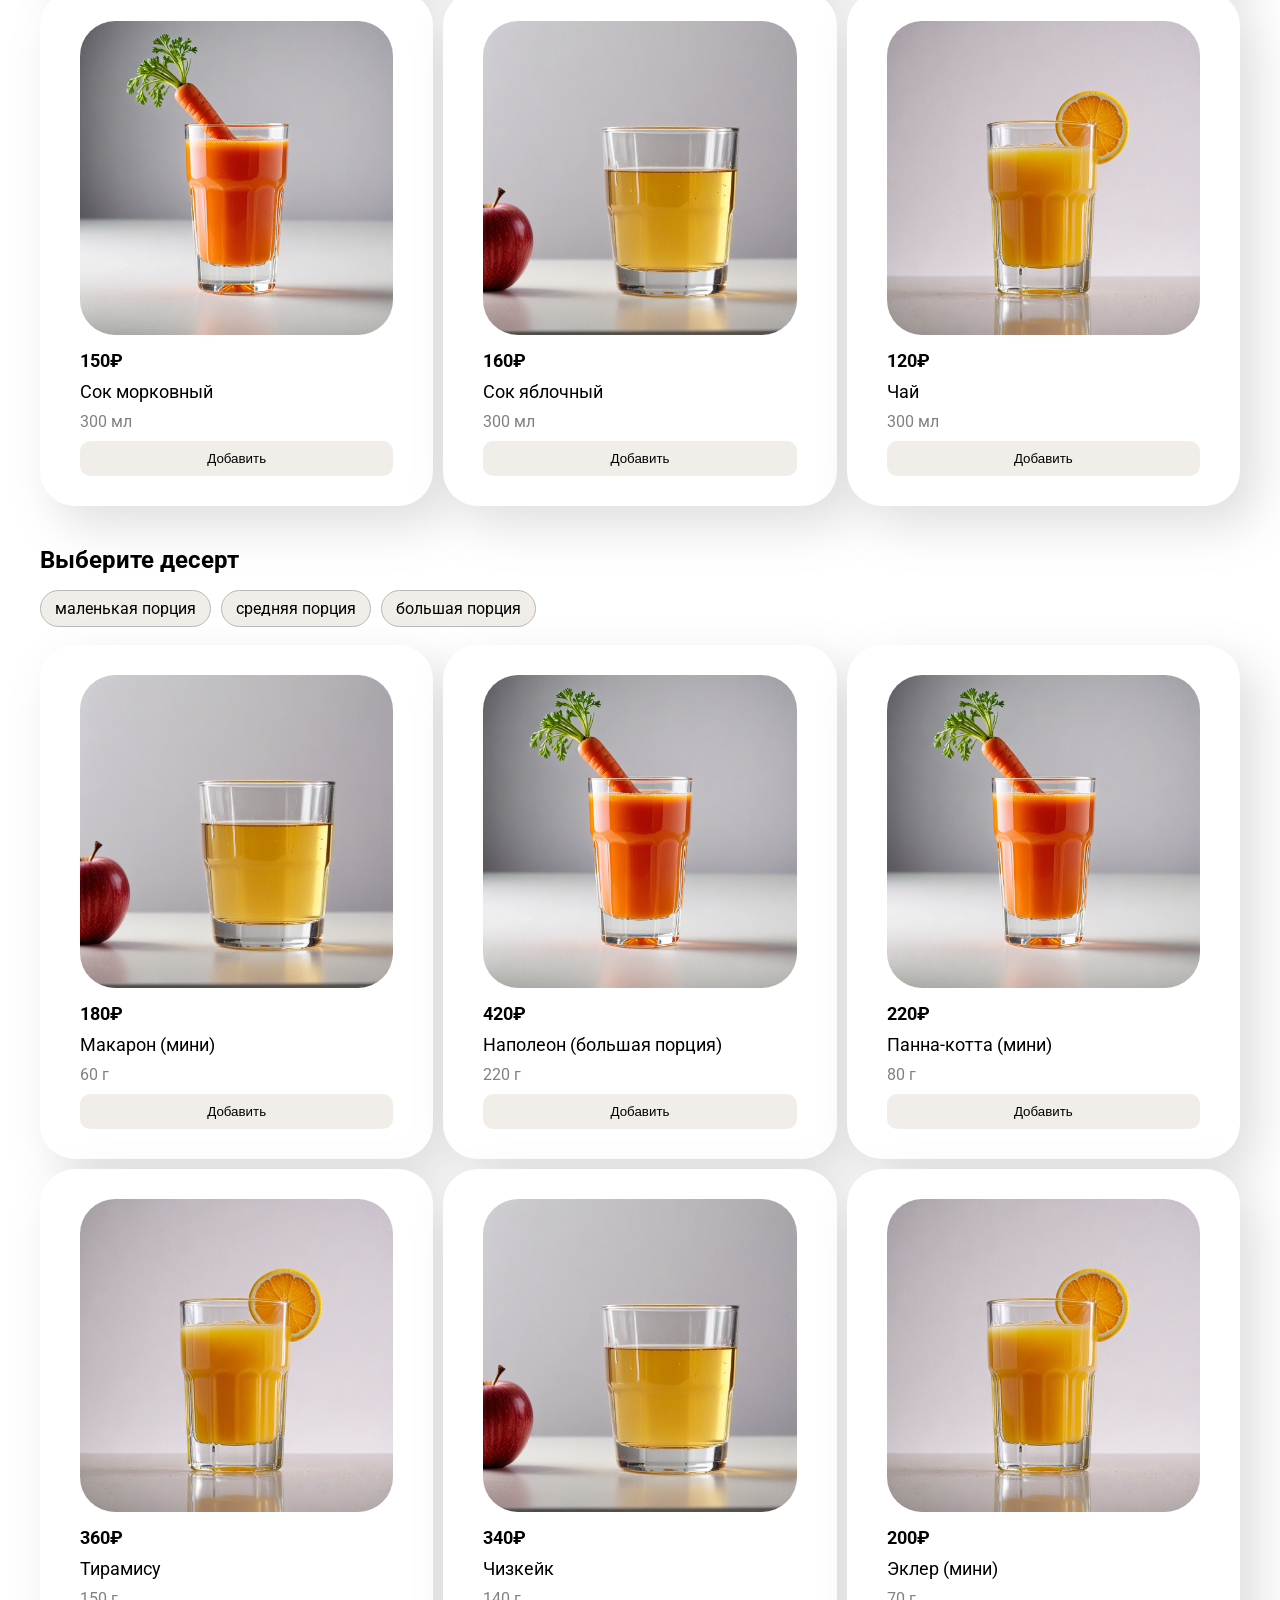
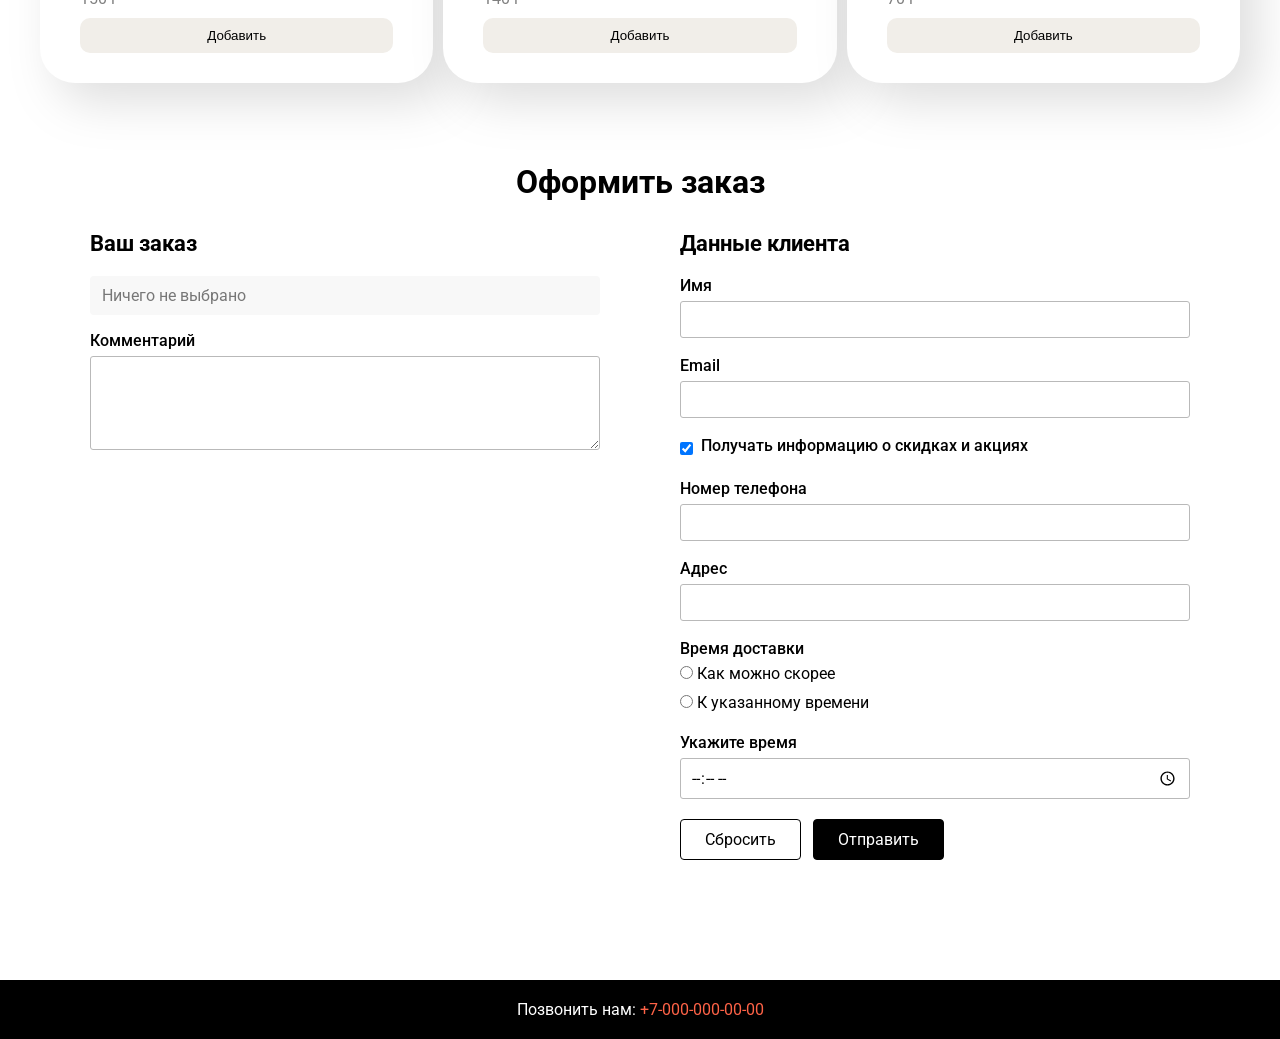
<file: lab6/index.html>
<!DOCTYPE html>
<html lang="ru">
<head>
  <meta charset="UTF-8" />
  <meta name="viewport" content="width=device-width, initial-scale=1.0" />
  <title>Food Construct | Собрать ланч</title>

  <link href="https://fonts.googleapis.com/css2?family=Roboto:wght@400;500;700&display=swap" rel="stylesheet">

  <!-- если style.css лежит в lab6/ — оставь так -->
  <link rel="stylesheet" href="style.css">
  <link rel="stylesheet" href="lunch.css">
</head>
<body>

<header>
  <h1>Food Construct</h1>
  <nav>
    <a href="../index.html">О нас</a>
    <a href="index.html" class="active">Собрать ланч</a>
    <a href="#">Заказы</a>
    <a href="#contacts">Контакты</a>
  </nav>
</header>

<main>

  <!-- ====== ЛАБА 6: БЛОК КОМБО ====== -->
  <section class="combos">
    <h2 class="combos__title">Доступные для заказа комбо</h2>

    <div class="combos-grid">
      <!-- 1) soup + main + salad + drink -->
      <div class="combo">
        <div class="combo__dish">
          <img src="../lab4/mushroom_soup.jpg" alt="Суп" class="combo__img">
          <div class="combo__label">Суп</div>
        </div>
        <div class="combo__dish">
          <img src="../lab4/chickencutletsandmashedpotatoes.jpg" alt="Главное блюдо" class="combo__img">
          <div class="combo__label">Главное блюдо</div>
        </div>
        <div class="combo__dish">
          <img src="../lab4/gazpacho.jpg" alt="Салат" class="combo__img">
          <div class="combo__label">Салат</div>
        </div>
        <div class="combo__dish">
          <img src="../lab4/applejuice.jpg" alt="Напиток" class="combo__img">
          <div class="combo__label">Напиток</div>
        </div>
      </div>

      <!-- 2) soup + main + drink -->
      <div class="combo">
        <div class="combo__dish">
          <img src="../lab4/norwegian_soup.jpg" alt="Суп" class="combo__img">
          <div class="combo__label">Суп</div>
        </div>
        <div class="combo__dish">
          <img src="../lab4/lasagna.jpg" alt="Главное блюдо" class="combo__img">
          <div class="combo__label">Главное блюдо</div>
        </div>
        <div class="combo__dish">
          <img src="../lab4/orangejuice.jpg" alt="Напиток" class="combo__img">
          <div class="combo__label">Напиток</div>
        </div>
      </div>

      <!-- 3) soup + salad + drink -->
      <div class="combo">
        <div class="combo__dish">
          <img src="../lab4/mushroom_soup.jpg" alt="Суп" class="combo__img">
          <div class="combo__label">Суп</div>
        </div>
        <div class="combo__dish">
          <img src="../lab4/gazpacho.jpg" alt="Салат" class="combo__img">
          <div class="combo__label">Салат</div>
        </div>
        <div class="combo__dish">
          <img src="../lab4/carrotjuice.jpg" alt="Напиток" class="combo__img">
          <div class="combo__label">Напиток</div>
        </div>
      </div>

      <!-- 4) main + salad + drink -->
      <div class="combo">
        <div class="combo__dish">
          <img src="../lab4/chickencutletsandmashedpotatoes.jpg" alt="Главное блюдо" class="combo__img">
          <div class="combo__label">Главное блюдо</div>
        </div>
        <div class="combo__dish">
          <img src="../lab4/friedpotatoeswithmushrooms1.jpg" alt="Салат" class="combo__img">
          <div class="combo__label">Салат</div>
        </div>
        <div class="combo__dish">
          <img src="../lab4/applejuice.jpg" alt="Напиток" class="combo__img">
          <div class="combo__label">Напиток</div>
        </div>
      </div>

      <!-- 5) main + drink -->
      <div class="combo">
        <div class="combo__dish">
          <img src="../lab4/lasagna.jpg" alt="Главное блюдо" class="combo__img">
          <div class="combo__label">Главное блюдо</div>
        </div>
        <div class="combo__dish">
          <img src="../lab4/orangejuice.jpg" alt="Напиток" class="combo__img">
          <div class="combo__label">Напиток</div>
        </div>
      </div>
    </div>

    <div class="dessert-note">
      <div class="dessert-note__title">Десерт</div>
      <div class="dessert-note__text">(Можно добавить к любому заказу)</div>
    </div>
  </section>

  <!-- ====== МЕНЮ (как в ЛР5) ====== -->
  <section>
    <h2>Выберите суп</h2>
    <div class="filters" data-filters-for="soup">
      <button type="button" class="filter-btn" data-kind="fish">рыбный</button>
      <button type="button" class="filter-btn" data-kind="meat">мясной</button>
      <button type="button" class="filter-btn" data-kind="veg">вегетарианский</button>
    </div>
    <div class="menu-grid" id="soups-grid"></div>
  </section>

  <section>
    <h2>Выберите основное блюдо</h2>
    <div class="filters" data-filters-for="main">
      <button type="button" class="filter-btn" data-kind="fish">рыбное</button>
      <button type="button" class="filter-btn" data-kind="meat">мясное</button>
      <button type="button" class="filter-btn" data-kind="veg">вегетарианское</button>
    </div>
    <div class="menu-grid" id="mains-grid"></div>
  </section>

  <section>
    <h2>Выберите салат или стартер</h2>
    <div class="filters" data-filters-for="salad">
      <button type="button" class="filter-btn" data-kind="fish">рыбный</button>
      <button type="button" class="filter-btn" data-kind="meat">мясной</button>
      <button type="button" class="filter-btn" data-kind="veg">вегетарианский</button>
    </div>
    <div class="menu-grid" id="salads-grid"></div>
  </section>

  <section>
    <h2>Выберите напиток</h2>
    <div class="filters" data-filters-for="drink">
      <button type="button" class="filter-btn" data-kind="cold">холодный</button>
      <button type="button" class="filter-btn" data-kind="hot">горячий</button>
    </div>
    <div class="menu-grid" id="drinks-grid"></div>
  </section>

  <section>
    <h2>Выберите десерт</h2>
    <div class="filters" data-filters-for="dessert">
      <button type="button" class="filter-btn" data-kind="small">маленькая порция</button>
      <button type="button" class="filter-btn" data-kind="medium">средняя порция</button>
      <button type="button" class="filter-btn" data-kind="big">большая порция</button>
    </div>
    <div class="menu-grid" id="desserts-grid"></div>
  </section>

  <!-- ====== ФОРМА (как в ЛР5) ====== -->
  <section class="order-form-section">
    <h2>Оформить заказ</h2>

    <form class="order-form" action="https://httpbin.org/post" method="post">
      <!-- твоя форма как в ЛР5, без изменений -->
      <!-- важно: класс .order-form должен остаться -->
      <div class="order-form__column">
        <h3>Ваш заказ</h3>

        <div id="selected-empty" class="selected-empty">
          Ничего не выбрано
        </div>

        <div id="selected-categories" class="selected-categories hidden">
          <div class="selected-category" data-category="soup">
            <h4>Суп</h4>
            <p class="selected-text">Блюдо не выбрано</p>
          </div>
          <div class="selected-category" data-category="main">
            <h4>Основное блюдо</h4>
            <p class="selected-text">Блюдо не выбрано</p>
          </div>
          <div class="selected-category" data-category="salad">
            <h4>Салат/стартер</h4>
            <p class="selected-text">Блюдо не выбрано</p>
          </div>
          <div class="selected-category" data-category="drink">
            <h4>Напиток</h4>
            <p class="selected-text">Напиток не выбран</p>
          </div>
          <div class="selected-category" data-category="dessert">
            <h4>Десерт</h4>
            <p class="selected-text">Блюдо не выбрано</p>
          </div>
        </div>

        <div id="order-summary" class="order-summary hidden">
          <h4>Стоимость заказа</h4>
          <p><span id="order-total">0</span> ₽</p>
        </div>

        <div class="form-group">
          <label for="comment">Комментарий</label>
          <textarea id="comment" name="comment" rows="4"></textarea>
        </div>

        <input type="hidden" name="soup" id="soup-input">
        <input type="hidden" name="main" id="main-input">
        <input type="hidden" name="salad" id="salad-input">
        <input type="hidden" name="drink" id="drink-input">
        <input type="hidden" name="dessert" id="dessert-input">
      </div>

      <div class="order-form__column">
        <h3>Данные клиента</h3>

        <div class="form-group">
          <label for="name">Имя</label>
          <input type="text" id="name" name="name" required>
        </div>

        <div class="form-group">
          <label for="email">Email</label>
          <input type="email" id="email" name="email" required>
        </div>

        <div class="form-group form-group--checkbox">
          <input type="checkbox" id="subscribe" name="subscribe" checked>
          <label for="subscribe">Получать информацию о скидках и акциях</label>
        </div>

        <div class="form-group">
          <label for="phone">Номер телефона</label>
          <input type="tel" id="phone" name="phone" required>
        </div>

        <div class="form-group">
          <label for="address">Адрес</label>
          <input type="text" id="address" name="address" required>
        </div>

        <fieldset class="form-group form-group--fieldset">
          <legend>Время доставки</legend>
          <div class="radio-group">
            <label><input type="radio" name="delivery_type" value="asap" required> Как можно скорее</label>
            <label><input type="radio" name="delivery_type" value="exact_time"> К указанному времени</label>
          </div>
        </fieldset>

        <div class="form-group">
          <label for="delivery_time">Укажите время</label>
          <input type="time" id="delivery_time" name="delivery_time" min="07:00" max="23:00" step="300">
        </div>

        <div class="form-actions">
          <button type="reset" class="btn btn-reset">Сбросить</button>
          <button type="submit" class="btn btn-submit">Отправить</button>
        </div>
      </div>
    </form>
  </section>

</main>

<footer id="contacts">
  <p>Позвонить нам: <a href="tel:+70000000000">+7-000-000-00-00</a></p>
</footer>

<script src="dishes.js"></script>
<script src="main.js"></script>
</body>
</html>
</file>
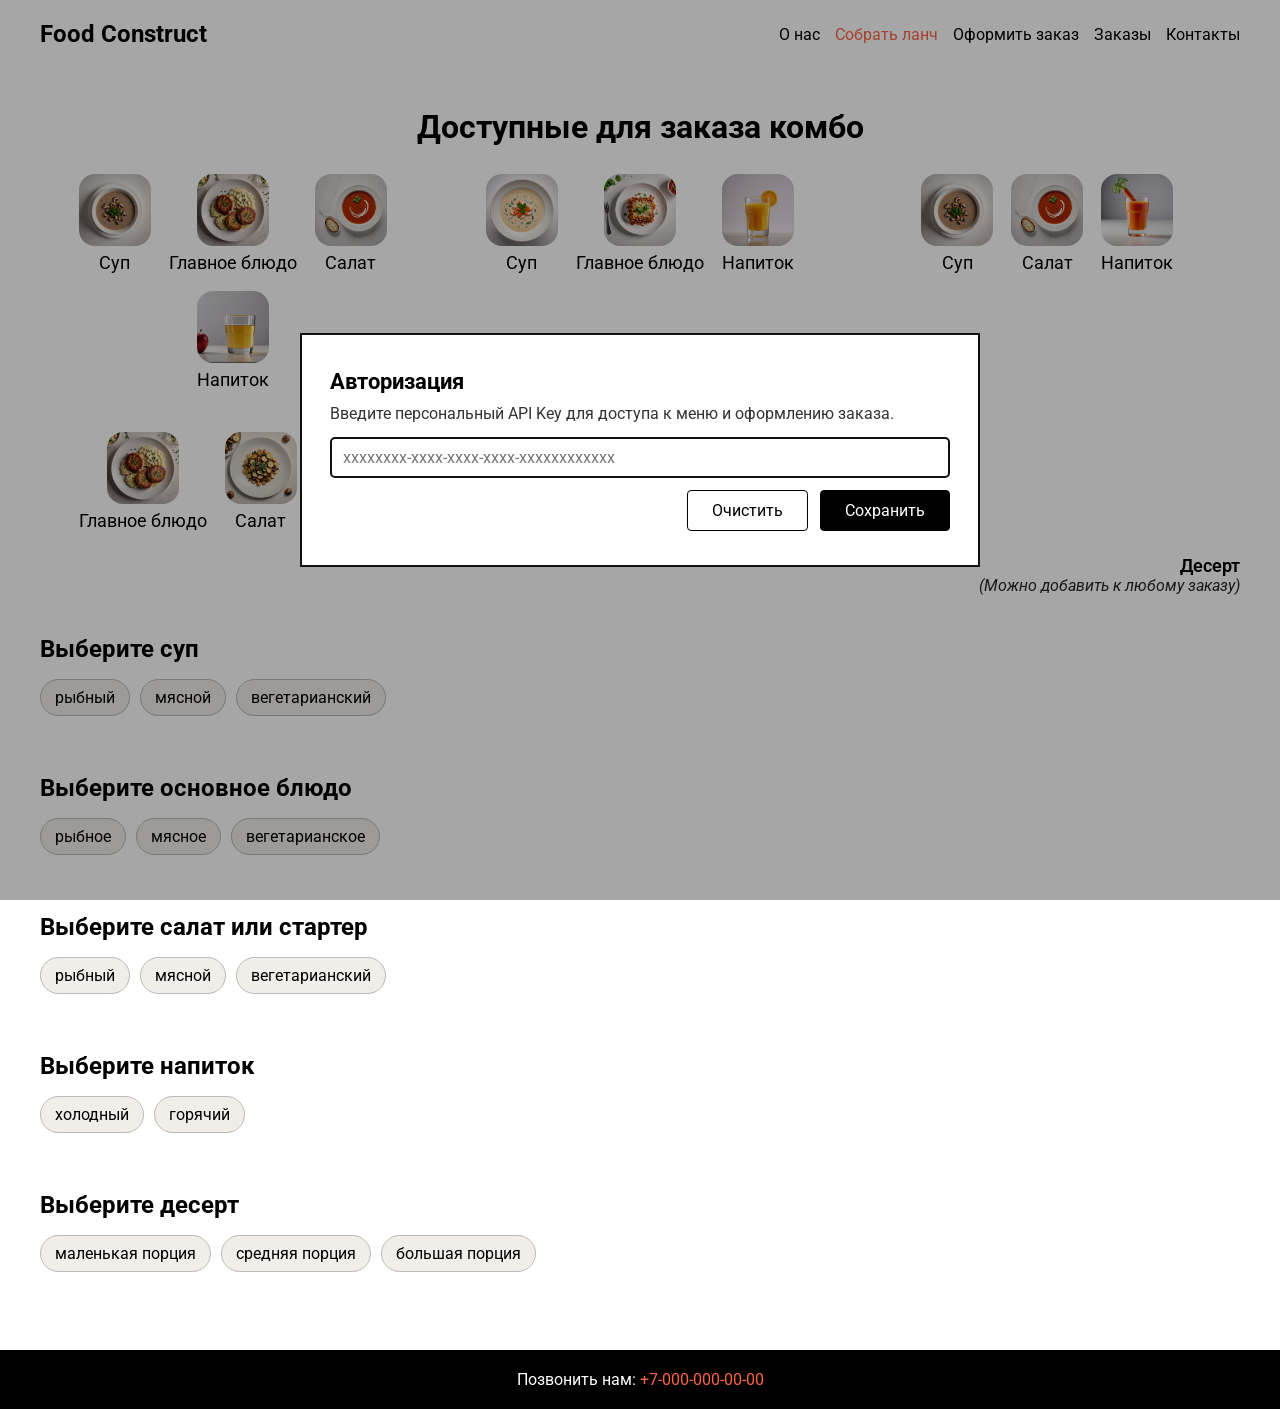
<file: lab8/index.html>
<!DOCTYPE html>
<html lang="ru">
<head>
  <meta charset="UTF-8" />
  <meta name="viewport" content="width=device-width, initial-scale=1.0" />
  <title>Food Construct | Собрать ланч</title>

  <link href="https://fonts.googleapis.com/css2?family=Roboto:wght@400;500;700&display=swap" rel="stylesheet">

  <!-- если style.css лежит в lab6/ — оставь так -->
  <link rel="stylesheet" href="style.css">
  <link rel="stylesheet" href="lunch.css">
</head>
<body>

<header>
  <h1>Food Construct</h1>
  <nav>
    <a href="../index.html">О нас</a>
    <a href="index.html" class="active">Собрать ланч</a>
    <a href="order.html">Оформить заказ</a>
    <a href="#">Заказы</a>
    <a href="#contacts">Контакты</a>
  </nav>
</header>

<main>

  <!-- ====== ЛАБА 6: БЛОК КОМБО ====== -->
  <section class="combos">
    <h2 class="combos__title">Доступные для заказа комбо</h2>

    <div class="combos-grid">
      <!-- 1) soup + main + salad + drink -->
      <div class="combo">
        <div class="combo__dish">
          <img src="../lab4/mushroom_soup.jpg" alt="Суп" class="combo__img">
          <div class="combo__label">Суп</div>
        </div>
        <div class="combo__dish">
          <img src="../lab4/chickencutletsandmashedpotatoes.jpg" alt="Главное блюдо" class="combo__img">
          <div class="combo__label">Главное блюдо</div>
        </div>
        <div class="combo__dish">
          <img src="../lab4/gazpacho.jpg" alt="Салат" class="combo__img">
          <div class="combo__label">Салат</div>
        </div>
        <div class="combo__dish">
          <img src="../lab4/applejuice.jpg" alt="Напиток" class="combo__img">
          <div class="combo__label">Напиток</div>
        </div>
      </div>

      <!-- 2) soup + main + drink -->
      <div class="combo">
        <div class="combo__dish">
          <img src="../lab4/norwegian_soup.jpg" alt="Суп" class="combo__img">
          <div class="combo__label">Суп</div>
        </div>
        <div class="combo__dish">
          <img src="../lab4/lasagna.jpg" alt="Главное блюдо" class="combo__img">
          <div class="combo__label">Главное блюдо</div>
        </div>
        <div class="combo__dish">
          <img src="../lab4/orangejuice.jpg" alt="Напиток" class="combo__img">
          <div class="combo__label">Напиток</div>
        </div>
      </div>

      <!-- 3) soup + salad + drink -->
      <div class="combo">
        <div class="combo__dish">
          <img src="../lab4/mushroom_soup.jpg" alt="Суп" class="combo__img">
          <div class="combo__label">Суп</div>
        </div>
        <div class="combo__dish">
          <img src="../lab4/gazpacho.jpg" alt="Салат" class="combo__img">
          <div class="combo__label">Салат</div>
        </div>
        <div class="combo__dish">
          <img src="../lab4/carrotjuice.jpg" alt="Напиток" class="combo__img">
          <div class="combo__label">Напиток</div>
        </div>
      </div>

      <!-- 4) main + salad + drink -->
      <div class="combo">
        <div class="combo__dish">
          <img src="../lab4/chickencutletsandmashedpotatoes.jpg" alt="Главное блюдо" class="combo__img">
          <div class="combo__label">Главное блюдо</div>
        </div>
        <div class="combo__dish">
          <img src="../lab4/friedpotatoeswithmushrooms1.jpg" alt="Салат" class="combo__img">
          <div class="combo__label">Салат</div>
        </div>
        <div class="combo__dish">
          <img src="../lab4/applejuice.jpg" alt="Напиток" class="combo__img">
          <div class="combo__label">Напиток</div>
        </div>
      </div>

      <!-- 5) main + drink -->
      <div class="combo">
        <div class="combo__dish">
          <img src="../lab4/lasagna.jpg" alt="Главное блюдо" class="combo__img">
          <div class="combo__label">Главное блюдо</div>
        </div>
        <div class="combo__dish">
          <img src="../lab4/orangejuice.jpg" alt="Напиток" class="combo__img">
          <div class="combo__label">Напиток</div>
        </div>
      </div>
    </div>

    <div class="dessert-note">
      <div class="dessert-note__title">Десерт</div>
      <div class="dessert-note__text">(Можно добавить к любому заказу)</div>
    </div>
  </section>

  <!-- ====== МЕНЮ (как в ЛР5) ====== -->
  <section>
    <h2>Выберите суп</h2>
    <div class="filters" data-filters-for="soup">
      <button type="button" class="filter-btn" data-kind="fish">рыбный</button>
      <button type="button" class="filter-btn" data-kind="meat">мясной</button>
      <button type="button" class="filter-btn" data-kind="veg">вегетарианский</button>
    </div>
    <div class="menu-grid" id="soups-grid"></div>
  </section>

  <section>
    <h2>Выберите основное блюдо</h2>
    <div class="filters" data-filters-for="main">
      <button type="button" class="filter-btn" data-kind="fish">рыбное</button>
      <button type="button" class="filter-btn" data-kind="meat">мясное</button>
      <button type="button" class="filter-btn" data-kind="veg">вегетарианское</button>
    </div>
    <div class="menu-grid" id="mains-grid"></div>
  </section>

  <section>
    <h2>Выберите салат или стартер</h2>
    <div class="filters" data-filters-for="salad">
      <button type="button" class="filter-btn" data-kind="fish">рыбный</button>
      <button type="button" class="filter-btn" data-kind="meat">мясной</button>
      <button type="button" class="filter-btn" data-kind="veg">вегетарианский</button>
    </div>
    <div class="menu-grid" id="salads-grid"></div>
  </section>

  <section>
    <h2>Выберите напиток</h2>
    <div class="filters" data-filters-for="drink">
      <button type="button" class="filter-btn" data-kind="cold">холодный</button>
      <button type="button" class="filter-btn" data-kind="hot">горячий</button>
    </div>
    <div class="menu-grid" id="drinks-grid"></div>
  </section>

  <section>
    <h2>Выберите десерт</h2>
    <div class="filters" data-filters-for="dessert">
      <button type="button" class="filter-btn" data-kind="small">маленькая порция</button>
      <button type="button" class="filter-btn" data-kind="medium">средняя порция</button>
      <button type="button" class="filter-btn" data-kind="big">большая порция</button>
    </div>
    <div class="menu-grid" id="desserts-grid"></div>
  </section>

  <div id="checkout-panel" class="checkout-panel hidden">
    <div class="checkout-panel__content">
      <div class="checkout-panel__title">Стоимость заказа</div>
      <div class="checkout-panel__sum"><span id="checkout-total">0</span> ₽</div>
    </div>
    <a id="checkout-link" class="checkout-panel__link" href="order.html">Перейти к оформлению</a>
  </div>

</main>

<footer id="contacts">
  <p>Позвонить нам: <a href="tel:+70000000000">+7-000-000-00-00</a></p>
</footer>

<script src="auth.js"></script>
<script src="dishes.js"></script>
<script src="main.js"></script>
</body>
</html>
</file>
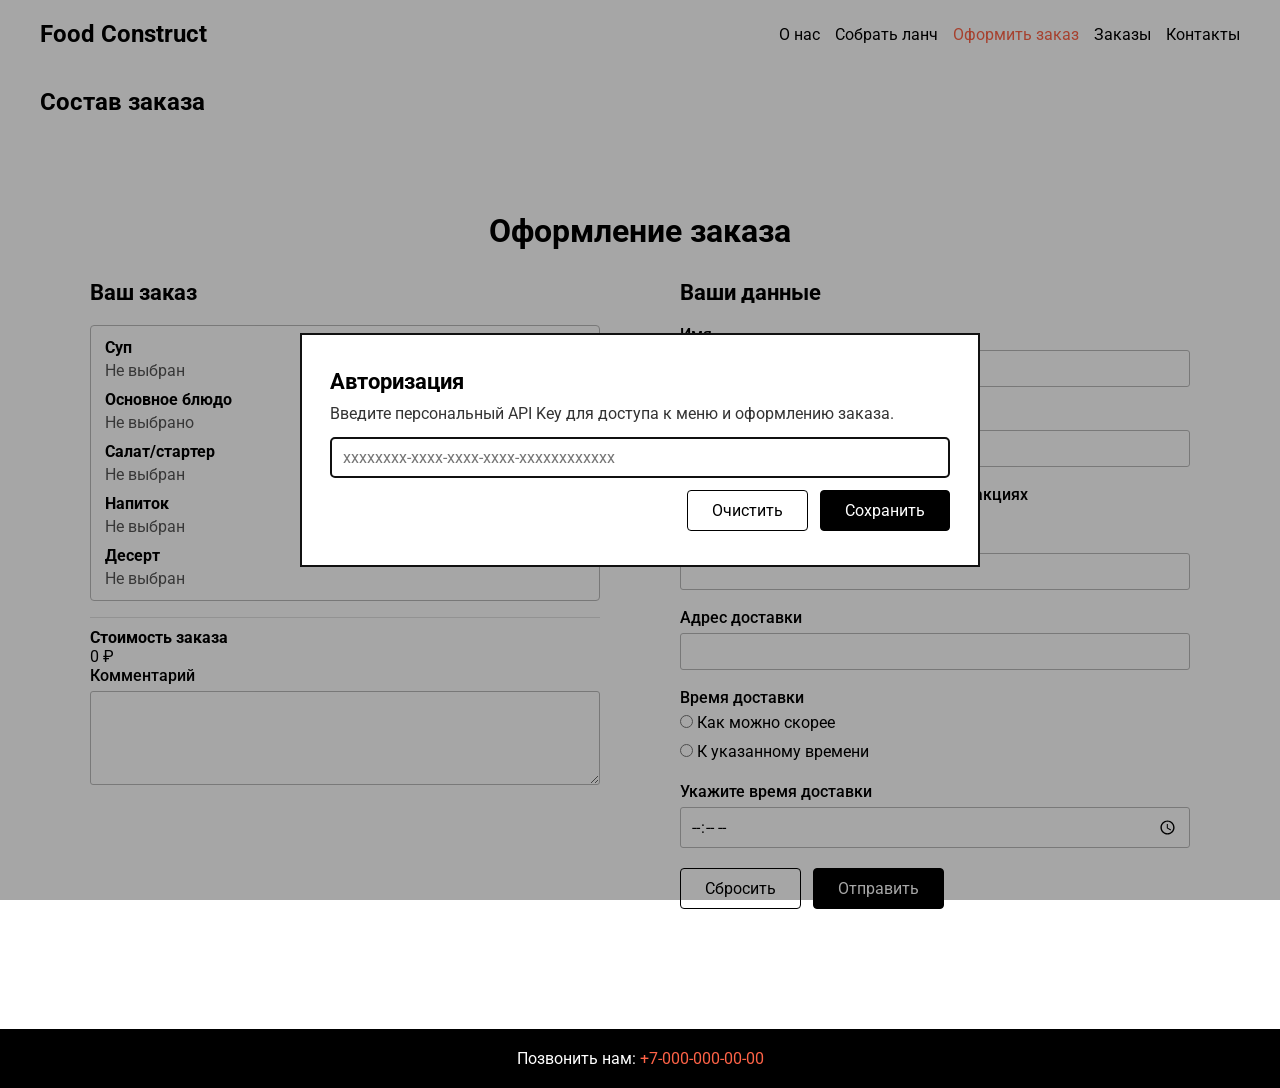
<file: lab8/order.html>
<!DOCTYPE html>
<html lang="ru">
<head>
  <meta charset="UTF-8" />
  <meta name="viewport" content="width=device-width, initial-scale=1.0" />
  <title>Food Construct | Оформить заказ</title>

  <link href="https://fonts.googleapis.com/css2?family=Roboto:wght@400;500;700&display=swap" rel="stylesheet">

  <link rel="stylesheet" href="style.css">
  <link rel="stylesheet" href="lunch.css">
</head>
<body>

<header>
  <h1>Food Construct</h1>
  <nav>
    <a href="../index.html">О нас</a>
    <a href="index.html">Собрать ланч</a>
    <a href="order.html" class="active">Оформить заказ</a>
    <a href="#">Заказы</a>
    <a href="#contacts">Контакты</a>
  </nav>
</header>

<main>
  <section>
    <h2>Состав заказа</h2>

    <div id="order-empty" class="selected-empty hidden">
      Ничего не выбрано. Чтобы добавить блюда в заказ, перейдите на страницу <a href="index.html">Собрать ланч</a>.
    </div>

    <div id="order-dishes-grid" class="menu-grid"></div>
  </section>

  <section class="order-form-section">
    <h2>Оформление заказа</h2>

    <form class="order-form" id="order-form">
      <div class="order-form__column">
        <h3>Ваш заказ</h3>

        <div id="selected-categories" class="selected-categories">
          <div class="selected-category" data-category="soup">
            <h4>Суп</h4>
            <p class="selected-text">Не выбран</p>
          </div>
          <div class="selected-category" data-category="main">
            <h4>Основное блюдо</h4>
            <p class="selected-text">Не выбрано</p>
          </div>
          <div class="selected-category" data-category="salad">
            <h4>Салат/стартер</h4>
            <p class="selected-text">Не выбран</p>
          </div>
          <div class="selected-category" data-category="drink">
            <h4>Напиток</h4>
            <p class="selected-text">Не выбран</p>
          </div>
          <div class="selected-category" data-category="dessert">
            <h4>Десерт</h4>
            <p class="selected-text">Не выбран</p>
          </div>
        </div>

        <div id="order-summary" class="order-summary">
          <h4>Стоимость заказа</h4>
          <p><span id="order-total">0</span> ₽</p>
        </div>

        <div class="form-group">
          <label for="comment">Комментарий</label>
          <textarea id="comment" name="comment" rows="4"></textarea>
        </div>

        <input type="hidden" name="soup_id" id="soup-input">
        <input type="hidden" name="main_course_id" id="main-input">
        <input type="hidden" name="salad_id" id="salad-input">
        <input type="hidden" name="drink_id" id="drink-input">
        <input type="hidden" name="dessert_id" id="dessert-input">
      </div>

      <div class="order-form__column">
        <h3>Ваши данные</h3>

        <div class="form-group">
          <label for="full_name">Имя</label>
          <input type="text" id="full_name" name="full_name" required>
        </div>

        <div class="form-group">
          <label for="email">Email</label>
          <input type="email" id="email" name="email" required>
        </div>

        <div class="form-group form-group--checkbox">
          <input type="checkbox" id="subscribe" name="subscribe">
          <label for="subscribe">Получать информацию о скидках и акциях</label>
        </div>

        <div class="form-group">
          <label for="phone">Номер телефона</label>
          <input type="tel" id="phone" name="phone" required>
        </div>

        <div class="form-group">
          <label for="delivery_address">Адрес доставки</label>
          <input type="text" id="delivery_address" name="delivery_address" required>
        </div>

        <fieldset class="form-group form-group--fieldset">
          <legend>Время доставки</legend>
          <div class="radio-group">
            <label><input type="radio" name="delivery_type" value="now" required> Как можно скорее</label>
            <label><input type="radio" name="delivery_type" value="by_time"> К указанному времени</label>
          </div>
        </fieldset>

        <div class="form-group">
          <label for="delivery_time">Укажите время доставки</label>
          <input type="time" id="delivery_time" name="delivery_time" min="07:00" max="23:00" step="300">
        </div>

        <div class="form-actions">
          <button type="reset" class="btn btn-reset">Сбросить</button>
          <button type="submit" class="btn btn-submit">Отправить</button>
        </div>
      </div>
    </form>
  </section>
</main>

<footer id="contacts">
  <p>Позвонить нам: <a href="tel:+70000000000">+7-000-000-00-00</a></p>
</footer>

<script src="auth.js"></script>
<script src="dishes.js"></script>
<script src="order.js"></script>
</body>
</html>
</file>
<file: lab2/style.css>
* {
  margin: 0;
  padding: 0;
  box-sizing: border-box;
}

body {
  font-family: 'Roboto', sans-serif;
  display: flex;
  flex-direction: column;
  min-height: 100vh;
}

header {
  display: flex;
  justify-content: space-between;
  align-items: center;
  padding: 20px 40px;
}

header h1 {
  font-size: 24px;
}

nav {
  display: flex;
  gap: 15px;
  flex-wrap: wrap;
}

nav a {
  text-decoration: none;
  color: black;
  transition: color 0.3s;
}

nav a:hover {
  color: tomato;
}

nav a.active {
  color: tomato;
}

main {
  flex: 1;
  padding: 20px 40px;
}

footer {
  background: #000;
  color: #fff;
  text-align: center;
  padding: 20px;
}

footer a {
  color: tomato;
  text-decoration: none;
}
</file>
<file: lab2/lunch.css>
section {
  margin-bottom: 40px;
}

section h2 {
  margin-bottom: 20px;
}

.menu-grid {
  display: grid;
  grid-template-columns: repeat(3, 1fr);
  gap: 10px;
}

.menu-item {
  display: flex;
  flex-direction: column;
  justify-content: space-between;
  padding: 30px 40px;
  border-radius: 35px;
  background: #fff;
  filter: drop-shadow(17px 19px 24px rgba(0, 0, 0, 0.13));
  cursor: pointer;
  transition: all 0.3s;
}

.menu-item:hover {
  border: 2px solid tomato;
}

.menu-item img {
  width: 100%;
  border-radius: 35px;
  margin-bottom: 15px;
}

.menu-item .price {
  font-size: 18px;
  font-weight: bold;
}

.menu-item .name {
  font-size: 18px;
  margin: 10px 0;
}

.menu-item .weight {
  color: gray;
  margin-bottom: 10px;
}

.menu-item button {
  background: #f1eee9;
  border: none;
  padding: 10px 30px;
  border-radius: 10px;
  cursor: pointer;
  transition: background 0.3s;
}

.menu-item:hover button {
  background: tomato;
  color: white;
}

/* Адаптивность */
@media (max-width: 800px) {
  .menu-grid {
    grid-template-columns: repeat(2, 1fr);
  }

  nav {
    justify-content: space-between;
    width: 100%;
  }
}

@media (max-width: 600px) {
  h1, section h2 {
    text-align: center;
  }

  nav {
    flex-direction: column;
    align-items: center;
  }

  nav a {
    font-size: 18px;
  }

  .menu-grid {
    grid-template-columns: 1fr;
  }
}
</file>
<file: lab3/style.css>
* {
  margin: 0;
  padding: 0;
  box-sizing: border-box;
}

body {
  font-family: 'Roboto', sans-serif;
  display: flex;
  flex-direction: column;
  min-height: 100vh;
}

header {
  display: flex;
  justify-content: space-between;
  align-items: center;
  padding: 20px 40px;
}

header h1 {
  font-size: 24px;
}

nav {
  display: flex;
  gap: 15px;
  flex-wrap: wrap;
}

nav a {
  text-decoration: none;
  color: black;
  transition: color 0.3s;
}

nav a:hover {
  color: tomato;
}

nav a.active {
  color: tomato;
}

main {
  flex: 1;
  padding: 20px 40px;
}

footer {
  background: #000;
  color: #fff;
  text-align: center;
  padding: 20px;
}

footer a {
  color: tomato;
  text-decoration: none;
}
</file>
<file: lab3/lunch.css>
/* ===== ОБЩИЕ СЕКЦИИ ===== */
section {
  margin-bottom: 40px;
}

section h2 {
  margin-bottom: 20px;
}

/* ===== КАРТОЧКИ МЕНЮ (как было) ===== */
.menu-grid {
  display: grid;
  grid-template-columns: repeat(3, 1fr);
  gap: 10px;
}

.menu-item {
  display: flex;
  flex-direction: column;
  justify-content: space-between;
  padding: 30px 40px;
  border-radius: 35px;
  background: #fff;
  filter: drop-shadow(17px 19px 24px rgba(0, 0, 0, 0.13));
  cursor: pointer;
  transition: all 0.3s;
}

.menu-item:hover {
  border: 2px solid tomato;
}

.menu-item img {
  width: 100%;
  border-radius: 35px;
  margin-bottom: 15px;
}

.menu-item .price {
  font-size: 18px;
  font-weight: bold;
}

.menu-item .name {
  font-size: 18px;
  margin: 10px 0;
}

.menu-item .weight {
  color: gray;
  margin-bottom: 10px;
}

.menu-item button {
  background: #f1eee9;
  border: none;
  padding: 10px 30px;
  border-radius: 10px;
  cursor: pointer;
  transition: background 0.3s;
}

.menu-item:hover button {
  background: tomato;
  color: white;
}

/* ===== ФОРМА ЗАКАЗА ===== */

/* сама секция формы */
.order-form-section {
  padding: 40px 40px 60px;
}

/* заголовок "Сделать/Оформить заказ" по центру */
.order-form-section > h2 {
  text-align: center;
  font-size: 32px;
  font-weight: 700;
  margin-bottom: 30px;
}

/* две колонки формы */
.order-form {
  max-width: 1100px;
  margin: 0 auto;
  display: flex;
  gap: 80px;
  align-items: flex-start;
}

/* каждая колонка */
.order-form__column {
  flex: 1 1 0;
}

/* заголовки колонок "Ваш заказ" / "Ваши данные" */
.order-form__column h3 {
  font-size: 22px;
  font-weight: 700;
  margin-bottom: 20px;
}

/* отдельный блок поля */
.form-group {
  margin-bottom: 18px;
}

/* подписи к полям */
.form-group label,
.form-group legend {
  display: block;
  font-weight: 500;
  margin-bottom: 6px;
}

/* инпуты, селекты, текстовые поля */
.form-group input[type="text"],
.form-group input[type="email"],
.form-group input[type="tel"],
.form-group input[type="time"],
.form-group input[type="password"],
.form-group select,
.form-group textarea {
  width: 100%;
  padding: 8px 10px;
  border: 1px solid #b9b9b9;
  border-radius: 3px;
  font: inherit;
}

/* textarea по умолчанию не растянутая */
.form-group textarea {
  resize: vertical;
}

/* чекбокс — в одну строку с текстом */
.form-group--checkbox {
  display: flex;
  align-items: center;
  gap: 8px;
}

.form-group--checkbox input[type="checkbox"] {
  width: auto;
}

/* fieldset для времени доставки */
.form-group--fieldset {
  border: none;
  padding: 0;
  margin: 15px 0;
}

.radio-group {
  display: flex;
  flex-direction: column;
  gap: 4px;
}

.radio-group label,
.radio-group .radio-item {
  font-weight: 400;
}

/* блок с кнопками */
.form-actions {
  margin-top: 20px;
  display: flex;
  gap: 12px;
}

/* кнопки */
.btn {
  padding: 10px 24px;
  font: inherit;
  border-radius: 4px;
  cursor: pointer;
  border: 1px solid #000;
  background: #fff;
}

.btn-reset {
  background: #fff;
}

.btn-submit {
  background: #000;
  color: #fff;
}

/* ===== АДАПТИВНОСТЬ ===== */

@media (max-width: 900px) {
  .order-form {
    flex-direction: column;
    gap: 40px;
  }
}

@media (max-width: 800px) {
  .menu-grid {
    grid-template-columns: repeat(2, 1fr);
  }

  nav {
    justify-content: space-between;
    width: 100%;
  }
}

@media (max-width: 600px) {
  h1, section h2 {
    text-align: center;
  }

  nav {
    flex-direction: column;
    align-items: center;
  }

  nav a {
    font-size: 18px;
  }

  .menu-grid {
    grid-template-columns: 1fr;
  }
}
</file>
<file: lab4/style.css>
* {
  margin: 0;
  padding: 0;
  box-sizing: border-box;
}

body {
  font-family: 'Roboto', sans-serif;
  display: flex;
  flex-direction: column;
  min-height: 100vh;
}

header {
  display: flex;
  justify-content: space-between;
  align-items: center;
  padding: 20px 40px;
}

header h1 {
  font-size: 24px;
}

nav {
  display: flex;
  gap: 15px;
  flex-wrap: wrap;
}

nav a {
  text-decoration: none;
  color: black;
  transition: color 0.3s;
}

nav a:hover {
  color: tomato;
}

nav a.active {
  color: tomato;
}

main {
  flex: 1;
  padding: 20px 40px;
}

footer {
  background: #000;
  color: #fff;
  text-align: center;
  padding: 20px;
}

footer a {
  color: tomato;
  text-decoration: none;
}
</file>
<file: lab4/lunch.css>
/* ===== ОБЩИЕ СЕКЦИИ ===== */
section {
  margin-bottom: 40px;
}

section h2 {
  margin-bottom: 20px;
}

/* ===== КАРТОЧКИ МЕНЮ (как было) ===== */
.menu-grid {
  display: grid;
  grid-template-columns: repeat(3, 1fr);
  gap: 10px;
}

.menu-item {
  display: flex;
  flex-direction: column;
  justify-content: space-between;
  padding: 30px 40px;
  border-radius: 35px;
  background: #fff;
  filter: drop-shadow(17px 19px 24px rgba(0, 0, 0, 0.13));
  cursor: pointer;
  transition: all 0.3s;
}

.menu-item:hover {
  border: 2px solid tomato;
}

.menu-item img {
  width: 100%;
  border-radius: 35px;
  margin-bottom: 15px;
}

.menu-item .price {
  font-size: 18px;
  font-weight: bold;
}

.menu-item .name {
  font-size: 18px;
  margin: 10px 0;
}

.menu-item .weight {
  color: gray;
  margin-bottom: 10px;
}

.menu-item button {
  background: #f1eee9;
  border: none;
  padding: 10px 30px;
  border-radius: 10px;
  cursor: pointer;
  transition: background 0.3s;
}

.menu-item:hover button {
  background: tomato;
  color: white;
}

/* ===== ФОРМА ЗАКАЗА ===== */

/* сама секция формы */
.order-form-section {
  padding: 40px 40px 60px;
}

/* заголовок "Сделать/Оформить заказ" по центру */
.order-form-section > h2 {
  text-align: center;
  font-size: 32px;
  font-weight: 700;
  margin-bottom: 30px;
}

/* две колонки формы */
.order-form {
  max-width: 1100px;
  margin: 0 auto;
  display: flex;
  gap: 80px;
  align-items: flex-start;
}

/* каждая колонка */
.order-form__column {
  flex: 1 1 0;
}

/* заголовки колонок "Ваш заказ" / "Ваши данные" */
.order-form__column h3 {
  font-size: 22px;
  font-weight: 700;
  margin-bottom: 20px;
}

/* отдельный блок поля */
.form-group {
  margin-bottom: 18px;
}

/* подписи к полям */
.form-group label,
.form-group legend {
  display: block;
  font-weight: 500;
  margin-bottom: 6px;
}

/* инпуты, селекты, текстовые поля */
.form-group input[type="text"],
.form-group input[type="email"],
.form-group input[type="tel"],
.form-group input[type="time"],
.form-group input[type="password"],
.form-group select,
.form-group textarea {
  width: 100%;
  padding: 8px 10px;
  border: 1px solid #b9b9b9;
  border-radius: 3px;
  font: inherit;
}

/* textarea по умолчанию не растянутая */
.form-group textarea {
  resize: vertical;
}

/* чекбокс — в одну строку с текстом */
.form-group--checkbox {
  display: flex;
  align-items: center;
  gap: 8px;
}

.form-group--checkbox input[type="checkbox"] {
  width: auto;
}

/* fieldset для времени доставки */
.form-group--fieldset {
  border: none;
  padding: 0;
  margin: 15px 0;
}

.radio-group {
  display: flex;
  flex-direction: column;
  gap: 4px;
}

.radio-group label,
.radio-group .radio-item {
  font-weight: 400;
}

/* блок с кнопками */
.form-actions {
  margin-top: 20px;
  display: flex;
  gap: 12px;
}

/* кнопки */
.btn {
  padding: 10px 24px;
  font: inherit;
  border-radius: 4px;
  cursor: pointer;
  border: 1px solid #000;
  background: #fff;
}

.btn-reset {
  background: #fff;
}

.btn-submit {
  background: #000;
  color: #fff;
}

/* ===== АДАПТИВНОСТЬ ===== */

@media (max-width: 900px) {
  .order-form {
    flex-direction: column;
    gap: 40px;
  }
}

@media (max-width: 800px) {
  .menu-grid {
    grid-template-columns: repeat(2, 1fr);
  }

  nav {
    justify-content: space-between;
    width: 100%;
  }
}

@media (max-width: 600px) {
  h1, section h2 {
    text-align: center;
  }

  nav {
    flex-direction: column;
    align-items: center;
  }

  nav a {
    font-size: 18px;
  }

  .menu-grid {
    grid-template-columns: 1fr;
  }
}
/* подсветка выбранной карточки */
.menu-item--selected {
  border: 2px solid tomato;
}

/* блоки "ничего не выбрано" и т.п. */
.hidden {
  display: none;
}

.selected-empty {
  padding: 10px 12px;
  border-radius: 4px;
  background: #f8f8f8;
  color: #777;
  margin-bottom: 16px;
}

.selected-categories {
  border: 1px solid #b9b9b9;
  border-radius: 4px;
  padding: 12px 14px;
  margin-bottom: 16px;
}

.selected-category {
  margin-bottom: 10px;
}

.selected-category:last-child {
  margin-bottom: 0;
}

.selected-category h4 {
  margin: 0 0 4px;
  font-size: 16px;
}

.selected-text {
  margin: 0;
  color: #555;
}

.order-summary {
  border-top: 1px solid #e0e0e0;
  padding-top: 10px;
  margin-top: 4px;
}
</file>
<file: lab5/style.css>
* {
  margin: 0;
  padding: 0;
  box-sizing: border-box;
}

body {
  font-family: 'Roboto', sans-serif;
  display: flex;
  flex-direction: column;
  min-height: 100vh;
}

header {
  display: flex;
  justify-content: space-between;
  align-items: center;
  padding: 20px 40px;
}

header h1 {
  font-size: 24px;
}

nav {
  display: flex;
  gap: 15px;
  flex-wrap: wrap;
}

nav a {
  text-decoration: none;
  color: black;
  transition: color 0.3s;
}

nav a:hover {
  color: tomato;
}

nav a.active {
  color: tomato;
}

main {
  flex: 1;
  padding: 20px 40px;
}

footer {
  background: #000;
  color: #fff;
  text-align: center;
  padding: 20px;
}

footer a {
  color: tomato;
  text-decoration: none;
}
</file>
<file: lab5/lunch.css>
/* ===== ОБЩИЕ СЕКЦИИ ===== */
section {
  margin-bottom: 40px;
}

section h2 {
  margin-bottom: 16px;
}

/* ===== ФИЛЬТРЫ ===== */
.filters {
  display: flex;
  flex-wrap: wrap;
  gap: 10px;
  margin-bottom: 18px;
}

.filter-btn {
  background: #f1eee9;
  border: 1px solid #b9b9b9;
  padding: 8px 14px;
  border-radius: 999px;
  cursor: pointer;
  transition: all 0.2s;
  font: inherit;
}

.filter-btn:hover {
  border-color: tomato;
}

.filter-btn.active {
  background: tomato;
  border-color: tomato;
  color: #fff;
  font-weight: 700;
}

/* ===== КАРТОЧКИ МЕНЮ ===== */
.menu-grid {
  display: grid;
  grid-template-columns: repeat(3, 1fr);
  gap: 10px;
}

.menu-item {
  display: flex;
  flex-direction: column;
  justify-content: space-between;
  padding: 30px 40px;
  border-radius: 35px;
  background: #fff;
  filter: drop-shadow(17px 19px 24px rgba(0, 0, 0, 0.13));
  cursor: pointer;
  transition: all 0.3s;
}

.menu-item:hover {
  border: 2px solid tomato;
}

.menu-item img {
  width: 100%;
  border-radius: 35px;
  margin-bottom: 15px;
}

.menu-item .price {
  font-size: 18px;
  font-weight: bold;
}

.menu-item .name {
  font-size: 18px;
  margin: 10px 0;
}

.menu-item .weight {
  color: gray;
  margin-bottom: 10px;
}

.menu-item button {
  background: #f1eee9;
  border: none;
  padding: 10px 30px;
  border-radius: 10px;
  cursor: pointer;
  transition: background 0.3s;
}

.menu-item:hover button {
  background: tomato;
  color: white;
}

/* ===== ФОРМА ЗАКАЗА ===== */
.order-form-section {
  padding: 40px 40px 60px;
}

.order-form-section > h2 {
  text-align: center;
  font-size: 32px;
  font-weight: 700;
  margin-bottom: 30px;
}

.order-form {
  max-width: 1100px;
  margin: 0 auto;
  display: flex;
  gap: 80px;
  align-items: flex-start;
}

.order-form__column {
  flex: 1 1 0;
}

.order-form__column h3 {
  font-size: 22px;
  font-weight: 700;
  margin-bottom: 20px;
}

.form-group {
  margin-bottom: 18px;
}

.form-group label,
.form-group legend {
  display: block;
  font-weight: 500;
  margin-bottom: 6px;
}

.form-group input[type="text"],
.form-group input[type="email"],
.form-group input[type="tel"],
.form-group input[type="time"],
.form-group input[type="password"],
.form-group select,
.form-group textarea {
  width: 100%;
  padding: 8px 10px;
  border: 1px solid #b9b9b9;
  border-radius: 3px;
  font: inherit;
}

.form-group textarea {
  resize: vertical;
}

.form-group--checkbox {
  display: flex;
  align-items: center;
  gap: 8px;
}

.form-group--checkbox input[type="checkbox"] {
  width: auto;
}

.form-group--fieldset {
  border: none;
  padding: 0;
  margin: 15px 0;
}

.radio-group {
  display: flex;
  flex-direction: column;
  gap: 4px;
}

.radio-group label,
.radio-group .radio-item {
  font-weight: 400;
}

.form-actions {
  margin-top: 20px;
  display: flex;
  gap: 12px;
}

.btn {
  padding: 10px 24px;
  font: inherit;
  border-radius: 4px;
  cursor: pointer;
  border: 1px solid #000;
  background: #fff;
}

.btn-reset {
  background: #fff;
}

.btn-submit {
  background: #000;
  color: #fff;
}

/* подсветка выбранной карточки */
.menu-item--selected {
  border: 2px solid tomato;
}

/* блоки "ничего не выбрано" и т.п. */
.hidden {
  display: none;
}

.selected-empty {
  padding: 10px 12px;
  border-radius: 4px;
  background: #f8f8f8;
  color: #777;
  margin-bottom: 16px;
}

.selected-categories {
  border: 1px solid #b9b9b9;
  border-radius: 4px;
  padding: 12px 14px;
  margin-bottom: 16px;
}

.selected-category {
  margin-bottom: 10px;
}

.selected-category:last-child {
  margin-bottom: 0;
}

.selected-category h4 {
  margin: 0 0 4px;
  font-size: 16px;
}

.selected-text {
  margin: 0;
  color: #555;
}

.order-summary {
  border-top: 1px solid #e0e0e0;
  padding-top: 10px;
  margin-top: 4px;
}

/* ===== АДАПТИВНОСТЬ ===== */
@media (max-width: 900px) {
  .order-form {
    flex-direction: column;
    gap: 40px;
  }
}

@media (max-width: 800px) {
  .menu-grid {
    grid-template-columns: repeat(2, 1fr);
  }
}

@media (max-width: 600px) {
  h1, section h2 {
    text-align: center;
  }

  .menu-grid {
    grid-template-columns: 1fr;
  }
}
</file>
<file: lab6/style.css>
* {
  margin: 0;
  padding: 0;
  box-sizing: border-box;
}

body {
  font-family: 'Roboto', sans-serif;
  display: flex;
  flex-direction: column;
  min-height: 100vh;
}

header {
  display: flex;
  justify-content: space-between;
  align-items: center;
  padding: 20px 40px;
}

header h1 {
  font-size: 24px;
}

nav {
  display: flex;
  gap: 15px;
  flex-wrap: wrap;
}

nav a {
  text-decoration: none;
  color: black;
  transition: color 0.3s;
}

nav a:hover {
  color: tomato;
}

nav a.active {
  color: tomato;
}

main {
  flex: 1;
  padding: 20px 40px;
}

footer {
  background: #000;
  color: #fff;
  text-align: center;
  padding: 20px;
}

footer a {
  color: tomato;
  text-decoration: none;
}
</file>
<file: lab6/lunch.css>
/* ===== ЛАБА 6: КОМБО ===== */
.combos {
  margin: 20px 0 40px;
}

.combos__title {
  text-align: center;
  font-size: 32px;
  font-weight: 700;
  margin-bottom: 18px;
}

.combos-grid {
  display: grid;
  grid-template-columns: repeat(3, 1fr);
  gap: 22px;
  align-items: start;
  margin-bottom: 14px;
}

.combo {
  display: flex;
  gap: 18px;
  justify-content: center;
  flex-wrap: wrap;
  padding: 10px 6px;
}

.combo__dish {
  display: flex;
  flex-direction: column;
  align-items: center;
  gap: 6px;
}

.combo__img {
  width: 72px;
  height: 72px;
  object-fit: cover;
  border-radius: 16px;
  transition: transform 0.25s ease;
}

.combo__img:hover {
  transform: translateY(-6px) scale(1.08);
}

.combo__label {
  font-size: 18px;
}

.dessert-note {
  text-align: right;
  margin-top: 8px;
}

.dessert-note__title {
  font-size: 18px;
  font-weight: 600;
}

.dessert-note__text {
  font-size: 16px; /* на 2 пункта меньше */
  font-style: italic;
  opacity: 0.85;
}

/* ====== МОДАЛЬНОЕ УВЕДОМЛЕНИЕ ====== */
.notice-overlay {
  position: fixed;
  inset: 0;
  background: rgba(0,0,0,0.35);
  display: flex;
  align-items: center;
  justify-content: center;
  z-index: 9999;
}

.notice {
  width: min(680px, calc(100% - 40px));
  background: #fff;
  border: 2px solid #111;
  padding: 46px 36px;
  text-align: center;
}

.notice__text {
  font-size: 26px;
  font-weight: 600;
  margin-bottom: 26px;
  line-height: 1.25;
}

.notice__btn {
  padding: 12px 34px;
  border-radius: 14px;
  border: 2px solid #111;
  background: #fff;
  font-size: 20px;
  cursor: pointer;
  transition: background 0.2s, color 0.2s;
}

.notice__btn:hover {
  background: tomato;
  color: #fff;
}

/* ===== ОБЩИЕ СЕКЦИИ ===== */
section {
  margin-bottom: 40px;
}

section h2 {
  margin-bottom: 16px;
}

/* ===== ФИЛЬТРЫ ===== */
.filters {
  display: flex;
  flex-wrap: wrap;
  gap: 10px;
  margin-bottom: 18px;
}

.filter-btn {
  background: #f1eee9;
  border: 1px solid #b9b9b9;
  padding: 8px 14px;
  border-radius: 999px;
  cursor: pointer;
  transition: all 0.2s;
  font: inherit;
}

.filter-btn:hover {
  border-color: tomato;
}

.filter-btn.active {
  background: tomato;
  border-color: tomato;
  color: #fff;
  font-weight: 700;
}

/* ===== КАРТОЧКИ МЕНЮ ===== */
.menu-grid {
  display: grid;
  grid-template-columns: repeat(3, 1fr);
  gap: 10px;
}

.menu-item {
  display: flex;
  flex-direction: column;
  justify-content: space-between;
  padding: 30px 40px;
  border-radius: 35px;
  background: #fff;
  filter: drop-shadow(17px 19px 24px rgba(0, 0, 0, 0.13));
  cursor: pointer;
  transition: all 0.3s;
}

.menu-item:hover {
  border: 2px solid tomato;
}

.menu-item img {
  width: 100%;
  border-radius: 35px;
  margin-bottom: 15px;
}

.menu-item .price {
  font-size: 18px;
  font-weight: bold;
}

.menu-item .name {
  font-size: 18px;
  margin: 10px 0;
}

.menu-item .weight {
  color: gray;
  margin-bottom: 10px;
}

.menu-item button {
  background: #f1eee9;
  border: none;
  padding: 10px 30px;
  border-radius: 10px;
  cursor: pointer;
  transition: background 0.3s;
}

.menu-item:hover button {
  background: tomato;
  color: white;
}

/* ===== ФОРМА ЗАКАЗА ===== */
.order-form-section {
  padding: 40px 40px 60px;
}

.order-form-section > h2 {
  text-align: center;
  font-size: 32px;
  font-weight: 700;
  margin-bottom: 30px;
}

.order-form {
  max-width: 1100px;
  margin: 0 auto;
  display: flex;
  gap: 80px;
  align-items: flex-start;
}

.order-form__column {
  flex: 1 1 0;
}

.order-form__column h3 {
  font-size: 22px;
  font-weight: 700;
  margin-bottom: 20px;
}

.form-group {
  margin-bottom: 18px;
}

.form-group label,
.form-group legend {
  display: block;
  font-weight: 500;
  margin-bottom: 6px;
}

.form-group input[type="text"],
.form-group input[type="email"],
.form-group input[type="tel"],
.form-group input[type="time"],
.form-group input[type="password"],
.form-group select,
.form-group textarea {
  width: 100%;
  padding: 8px 10px;
  border: 1px solid #b9b9b9;
  border-radius: 3px;
  font: inherit;
}

.form-group textarea {
  resize: vertical;
}

.form-group--checkbox {
  display: flex;
  align-items: center;
  gap: 8px;
}

.form-group--checkbox input[type="checkbox"] {
  width: auto;
}

.form-group--fieldset {
  border: none;
  padding: 0;
  margin: 15px 0;
}

.radio-group {
  display: flex;
  flex-direction: column;
  gap: 4px;
}

.radio-group label,
.radio-group .radio-item {
  font-weight: 400;
}

.form-actions {
  margin-top: 20px;
  display: flex;
  gap: 12px;
}

.btn {
  padding: 10px 24px;
  font: inherit;
  border-radius: 4px;
  cursor: pointer;
  border: 1px solid #000;
  background: #fff;
}

.btn-reset {
  background: #fff;
}

.btn-submit {
  background: #000;
  color: #fff;
}

/* подсветка выбранной карточки */
.menu-item--selected {
  border: 2px solid tomato;
}

/* блоки "ничего не выбрано" и т.п. */
.hidden {
  display: none;
}

.selected-empty {
  padding: 10px 12px;
  border-radius: 4px;
  background: #f8f8f8;
  color: #777;
  margin-bottom: 16px;
}

.selected-categories {
  border: 1px solid #b9b9b9;
  border-radius: 4px;
  padding: 12px 14px;
  margin-bottom: 16px;
}

.selected-category {
  margin-bottom: 10px;
}

.selected-category:last-child {
  margin-bottom: 0;
}

.selected-category h4 {
  margin: 0 0 4px;
  font-size: 16px;
}

.selected-text {
  margin: 0;
  color: #555;
}

.order-summary {
  border-top: 1px solid #e0e0e0;
  padding-top: 10px;
  margin-top: 4px;
}

/* ===== АДАПТИВНОСТЬ ===== */
@media (max-width: 900px) {
  .order-form {
    flex-direction: column;
    gap: 40px;
  }
}

@media (max-width: 800px) {
  .menu-grid {
    grid-template-columns: repeat(2, 1fr);
  }
}

@media (max-width: 600px) {
  h1, section h2 {
    text-align: center;
  }

  .menu-grid {
    grid-template-columns: 1fr;
  }
}
</file>
<file: lab8/style.css>
* {
  margin: 0;
  padding: 0;
  box-sizing: border-box;
}

body {
  font-family: 'Roboto', sans-serif;
  display: flex;
  flex-direction: column;
  min-height: 100vh;
}

header {
  display: flex;
  justify-content: space-between;
  align-items: center;
  padding: 20px 40px;
}

header h1 {
  font-size: 24px;
}

nav {
  display: flex;
  gap: 15px;
  flex-wrap: wrap;
}

nav a {
  text-decoration: none;
  color: black;
  transition: color 0.3s;
}

nav a:hover {
  color: tomato;
}

nav a.active {
  color: tomato;
}

main {
  flex: 1;
  padding: 20px 40px;
}

footer {
  background: #000;
  color: #fff;
  text-align: center;
  padding: 20px;
}

footer a {
  color: tomato;
  text-decoration: none;
}
</file>
<file: lab8/lunch.css>
/* ===== ЛАБА 6: КОМБО ===== */
.combos {
  margin: 20px 0 40px;
}

.combos__title {
  text-align: center;
  font-size: 32px;
  font-weight: 700;
  margin-bottom: 18px;
}

.combos-grid {
  display: grid;
  grid-template-columns: repeat(3, 1fr);
  gap: 22px;
  align-items: start;
  margin-bottom: 14px;
}

.combo {
  display: flex;
  gap: 18px;
  justify-content: center;
  flex-wrap: wrap;
  padding: 10px 6px;
}

.combo__dish {
  display: flex;
  flex-direction: column;
  align-items: center;
  gap: 6px;
}

.combo__img {
  width: 72px;
  height: 72px;
  object-fit: cover;
  border-radius: 16px;
  transition: transform 0.25s ease;
}

.combo__img:hover {
  transform: translateY(-6px) scale(1.08);
}

.combo__label {
  font-size: 18px;
}

.dessert-note {
  text-align: right;
  margin-top: 8px;
}

.dessert-note__title {
  font-size: 18px;
  font-weight: 600;
}

.dessert-note__text {
  font-size: 16px; /* на 2 пункта меньше */
  font-style: italic;
  opacity: 0.85;
}

 .checkout-panel {
  position: sticky;
  bottom: 18px;
  margin: 18px auto 0;
  width: min(420px, 100%);
  background: #fff;
  border: 2px solid #111;
  border-radius: 18px;
  padding: 14px 16px;
  display: flex;
  align-items: center;
  justify-content: space-between;
  gap: 14px;
  z-index: 10;
 }

 .checkout-panel__content {
  display: flex;
  flex-direction: column;
  gap: 4px;
 }

 .checkout-panel__title {
  font-size: 14px;
  opacity: 0.75;
 }

 .checkout-panel__sum {
  font-size: 18px;
  font-weight: 700;
 }

 .checkout-panel__link {
  text-decoration: none;
  padding: 10px 14px;
  border: 1px solid #000;
  border-radius: 12px;
  color: #fff;
  background: #000;
  white-space: nowrap;
 }

 .checkout-panel__link.checkout-panel__link--disabled {
  opacity: 0.5;
  pointer-events: none;
 }

/* ====== МОДАЛЬНОЕ УВЕДОМЛЕНИЕ ====== */
.notice-overlay {
  position: fixed;
  inset: 0;
  background: rgba(0,0,0,0.35);
  display: flex;
  align-items: center;
  justify-content: center;
  z-index: 9999;
}

 .auth-overlay {
  position: fixed;
  inset: 0;
  background: rgba(0,0,0,0.35);
  display: flex;
  align-items: center;
  justify-content: center;
  z-index: 10000;
 }

 .auth-modal {
  width: min(680px, calc(100% - 40px));
  background: #fff;
  border: 2px solid #111;
  padding: 34px 28px;
 }

 .auth-modal__title {
  font-size: 22px;
  font-weight: 700;
  margin-bottom: 10px;
 }

 .auth-modal__text {
  color: #333;
  margin-bottom: 14px;
 }

 .auth-modal__form {
  display: flex;
  flex-direction: column;
  gap: 12px;
 }

 .auth-modal__form input[type="text"] {
  width: 100%;
  padding: 10px 12px;
  border: 1px solid #b9b9b9;
  border-radius: 4px;
  font: inherit;
 }

 .auth-modal__actions {
  display: flex;
  gap: 12px;
  justify-content: flex-end;
 }

.notice {
  width: min(680px, calc(100% - 40px));
  background: #fff;
  border: 2px solid #111;
  padding: 46px 36px;
  text-align: center;
}

.notice__text {
  font-size: 26px;
  font-weight: 600;
  margin-bottom: 26px;
  line-height: 1.25;
}

.notice__btn {
  padding: 12px 34px;
  border-radius: 14px;
  border: 2px solid #111;
  background: #fff;
  font-size: 20px;
  cursor: pointer;
  transition: background 0.2s, color 0.2s;
}

.notice__btn:hover {
  background: tomato;
  color: #fff;
}

/* ===== ОБЩИЕ СЕКЦИИ ===== */
section {
  margin-bottom: 40px;
}

section h2 {
  margin-bottom: 16px;
}

/* ===== ФИЛЬТРЫ ===== */
.filters {
  display: flex;
  flex-wrap: wrap;
  gap: 10px;
  margin-bottom: 18px;
}

.filter-btn {
  background: #f1eee9;
  border: 1px solid #b9b9b9;
  padding: 8px 14px;
  border-radius: 999px;
  cursor: pointer;
  transition: all 0.2s;
  font: inherit;
}

.filter-btn:hover {
  border-color: tomato;
}

.filter-btn.active {
  background: tomato;
  border-color: tomato;
  color: #fff;
  font-weight: 700;
}

/* ===== КАРТОЧКИ МЕНЮ ===== */
.menu-grid {
  display: grid;
  grid-template-columns: repeat(3, 1fr);
  gap: 10px;
}

.menu-item {
  display: flex;
  flex-direction: column;
  justify-content: space-between;
  padding: 30px 40px;
  border-radius: 35px;
  background: #fff;
  filter: drop-shadow(17px 19px 24px rgba(0, 0, 0, 0.13));
  cursor: pointer;
  transition: all 0.3s;
}

.menu-item:hover {
  border: 2px solid tomato;
}

.menu-item img {
  width: 100%;
  border-radius: 35px;
  margin-bottom: 15px;
}

.menu-item .price {
  font-size: 18px;
  font-weight: bold;
}

.menu-item .name {
  font-size: 18px;
  margin: 10px 0;
}

.menu-item .weight {
  color: gray;
  margin-bottom: 10px;
}

.menu-item button {
  background: #f1eee9;
  border: none;
  padding: 10px 30px;
  border-radius: 10px;
  cursor: pointer;
  transition: background 0.3s;
}

 .menu-item .remove-btn {
  background: #f1eee9;
 }

.menu-item:hover button {
  background: tomato;
  color: white;
}

/* ===== ФОРМА ЗАКАЗА ===== */
.order-form-section {
  padding: 40px 40px 60px;
}

.order-form-section > h2 {
  text-align: center;
  font-size: 32px;
  font-weight: 700;
  margin-bottom: 30px;
}

.order-form {
  max-width: 1100px;
  margin: 0 auto;
  display: flex;
  gap: 80px;
  align-items: flex-start;
}

.order-form__column {
  flex: 1 1 0;
}

.order-form__column h3 {
  font-size: 22px;
  font-weight: 700;
  margin-bottom: 20px;
}

.form-group {
  margin-bottom: 18px;
}

.form-group label,
.form-group legend {
  display: block;
  font-weight: 500;
  margin-bottom: 6px;
}

.form-group input[type="text"],
.form-group input[type="email"],
.form-group input[type="tel"],
.form-group input[type="time"],
.form-group input[type="password"],
.form-group select,
.form-group textarea {
  width: 100%;
  padding: 8px 10px;
  border: 1px solid #b9b9b9;
  border-radius: 3px;
  font: inherit;
}

.form-group textarea {
  resize: vertical;
}

.form-group--checkbox {
  display: flex;
  align-items: center;
  gap: 8px;
}

.form-group--checkbox input[type="checkbox"] {
  width: auto;
}

.form-group--fieldset {
  border: none;
  padding: 0;
  margin: 15px 0;
}

.radio-group {
  display: flex;
  flex-direction: column;
  gap: 4px;
}

.radio-group label,
.radio-group .radio-item {
  font-weight: 400;
}

.form-actions {
  margin-top: 20px;
  display: flex;
  gap: 12px;
}

.btn {
  padding: 10px 24px;
  font: inherit;
  border-radius: 4px;
  cursor: pointer;
  border: 1px solid #000;
  background: #fff;
}

.btn-reset {
  background: #fff;
}

.btn-submit {
  background: #000;
  color: #fff;
}

/* подсветка выбранной карточки */
.menu-item--selected {
  border: 2px solid tomato;
}

/* блоки "ничего не выбрано" и т.п. */
.hidden {
  display: none;
}

.selected-empty {
  padding: 10px 12px;
  border-radius: 4px;
  background: #f8f8f8;
  color: #777;
  margin-bottom: 16px;
}

.selected-categories {
  border: 1px solid #b9b9b9;
  border-radius: 4px;
  padding: 12px 14px;
  margin-bottom: 16px;
}

.selected-category {
  margin-bottom: 10px;
}

.selected-category:last-child {
  margin-bottom: 0;
}

.selected-category h4 {
  margin: 0 0 4px;
  font-size: 16px;
}

.selected-text {
  margin: 0;
  color: #555;
}

.order-summary {
  border-top: 1px solid #e0e0e0;
  padding-top: 10px;
  margin-top: 4px;
}

/* ===== АДАПТИВНОСТЬ ===== */
@media (max-width: 900px) {
  .order-form {
    flex-direction: column;
    gap: 40px;
  }
}

@media (max-width: 800px) {
  .menu-grid {
    grid-template-columns: repeat(2, 1fr);
  }
}

@media (max-width: 600px) {
  h1, section h2 {
    text-align: center;
  }

  .menu-grid {
    grid-template-columns: 1fr;
  }
}
</file>
